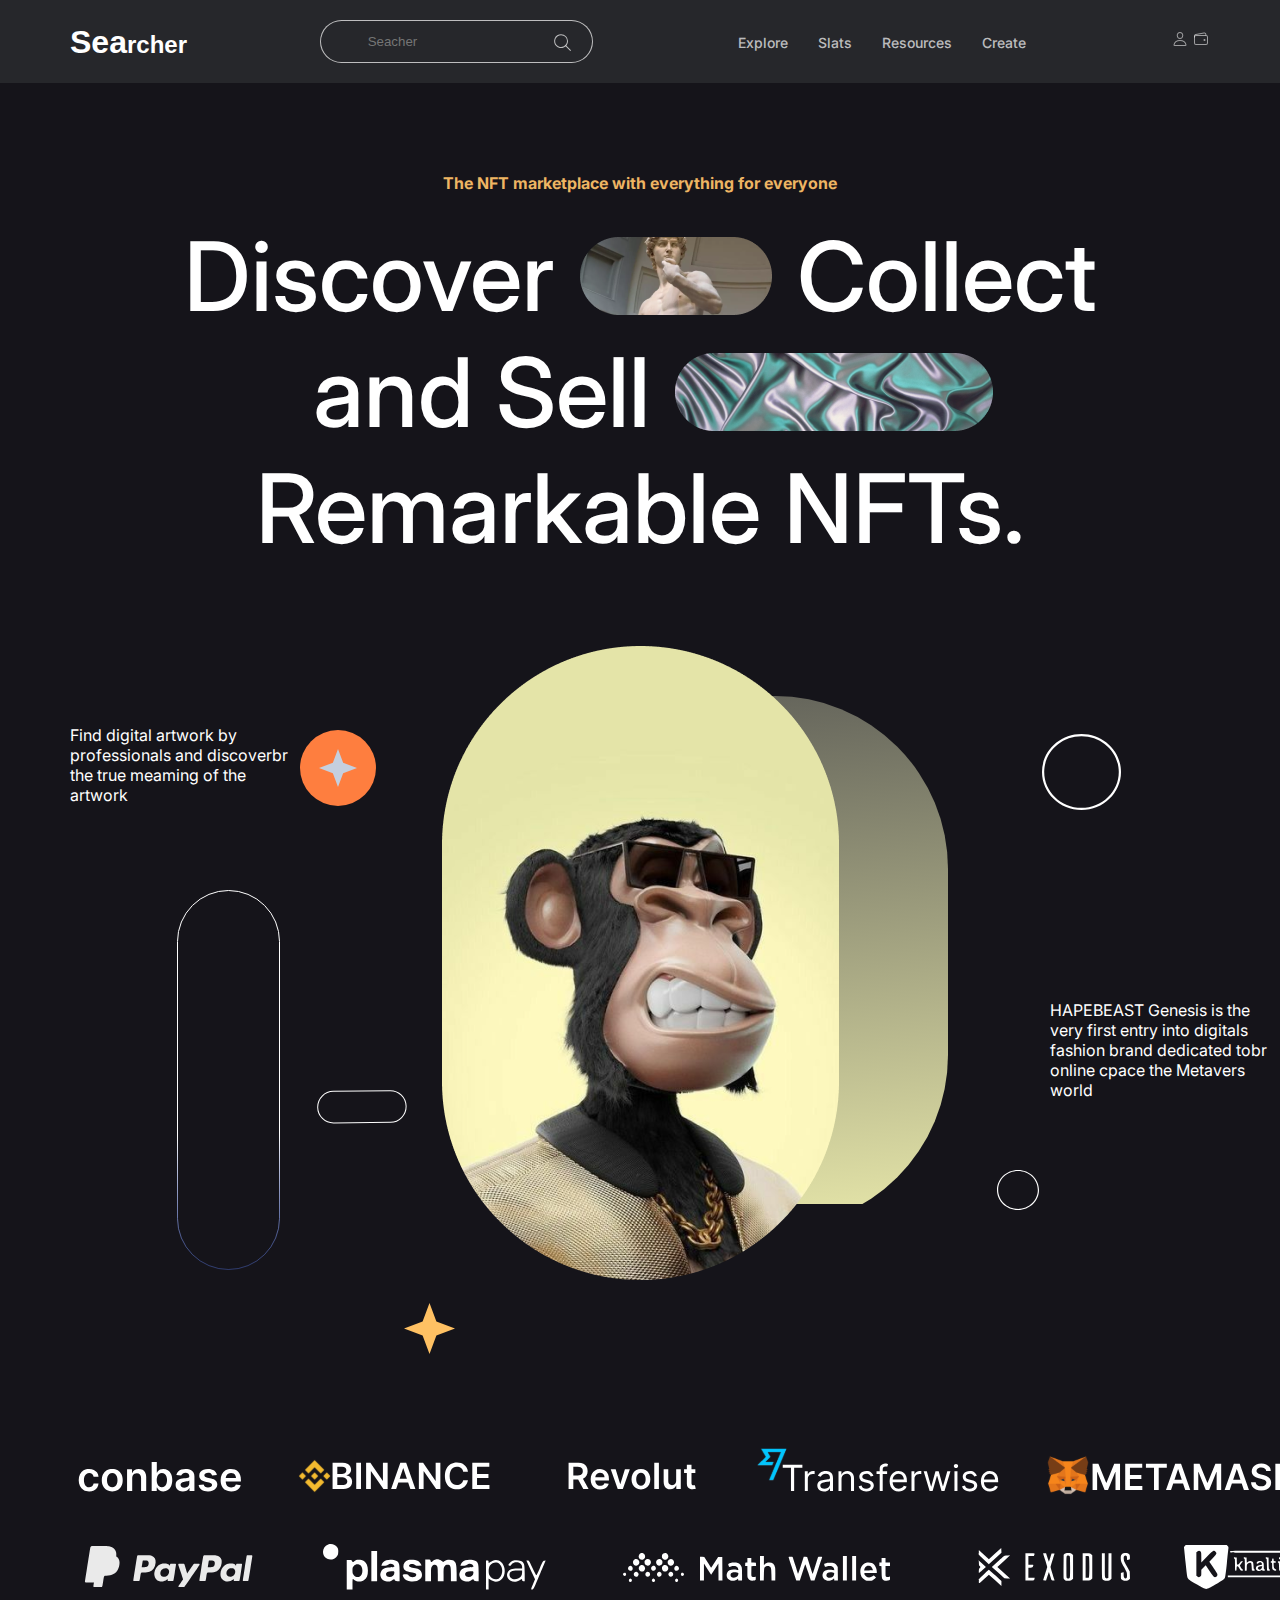
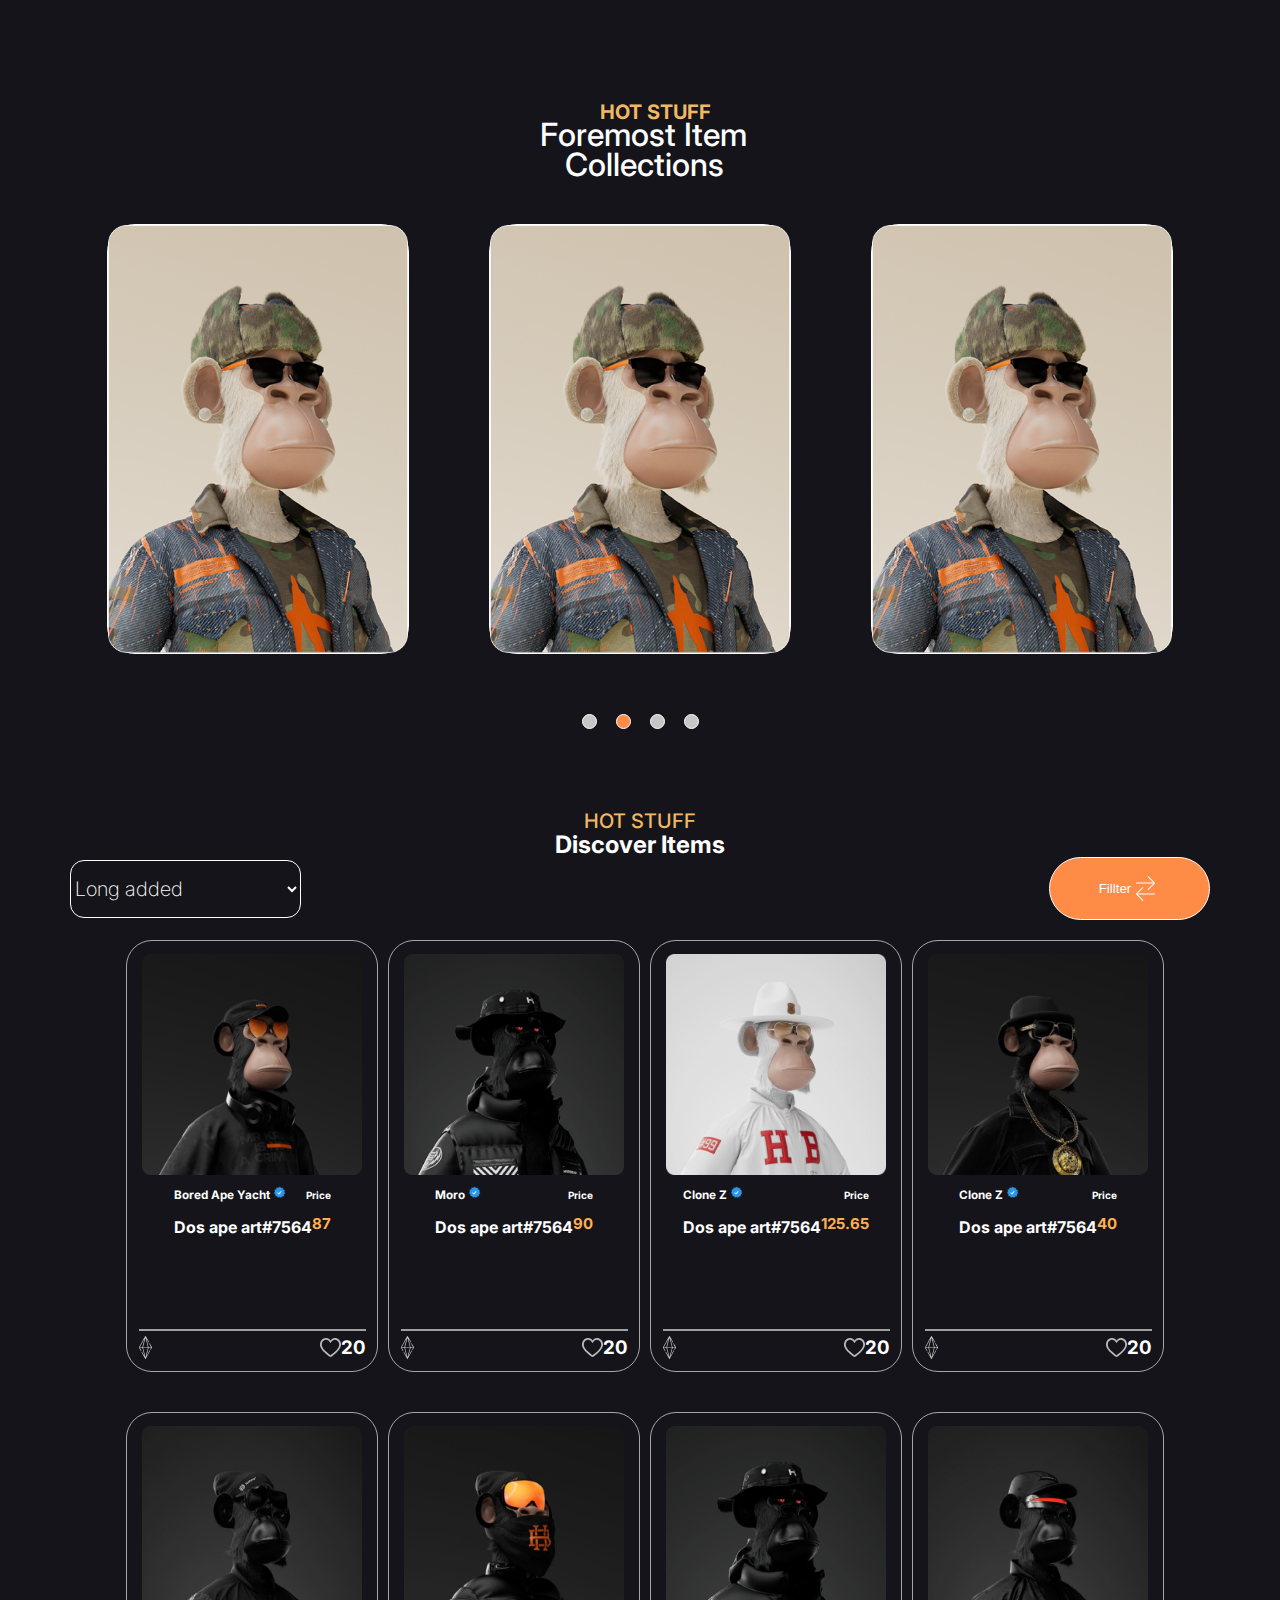
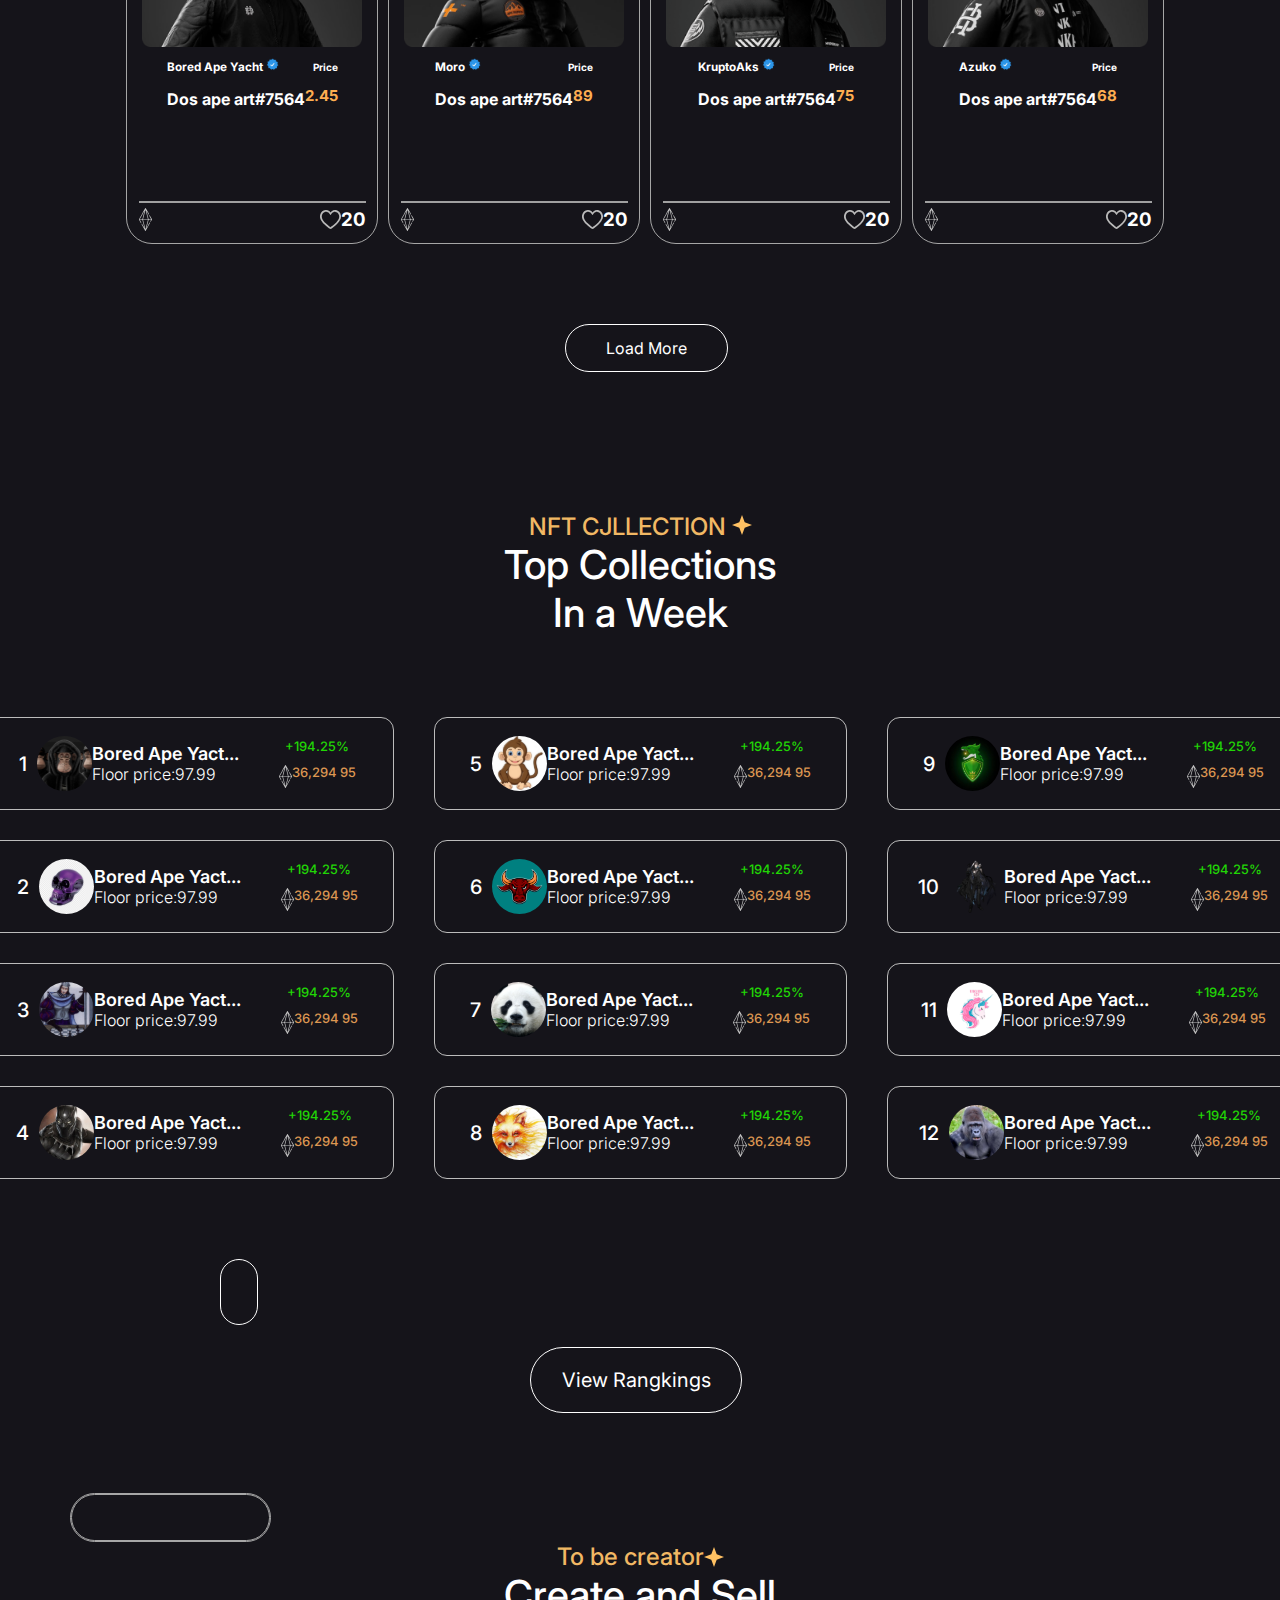
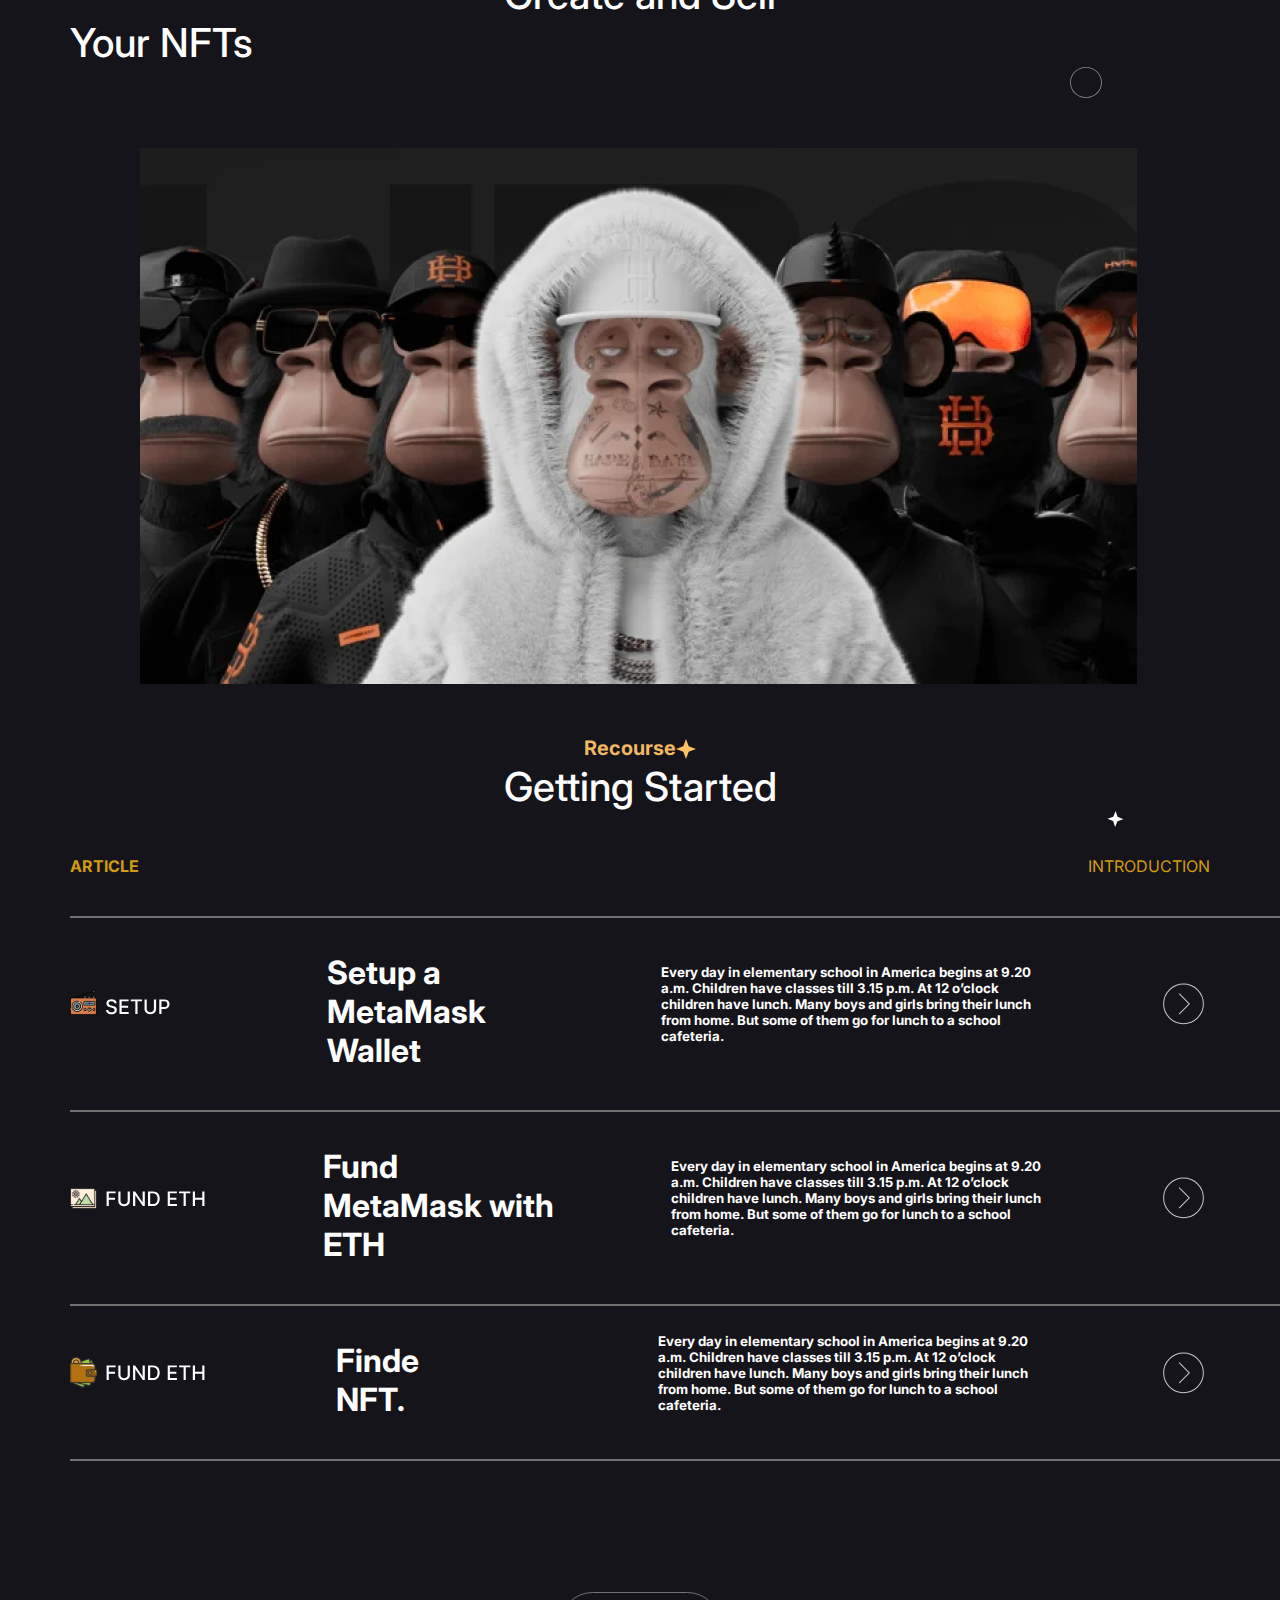
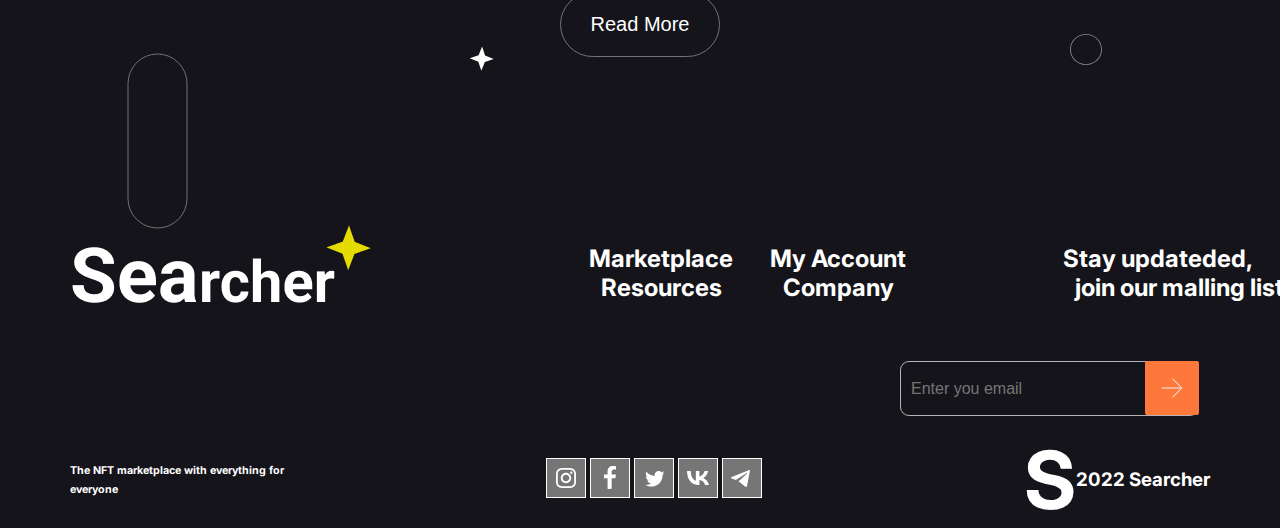
<file: index.html>
<!DOCTYPE html>
<html lang="en">
<head>
    <meta charset="UTF-8">
    <title>Figma</title>
    <link href="https://fonts.googleapis.com/css2?family=Inter:wght@300;400;500;600;700&display=swap" rel="stylesheet">
        <link rel="stylesheet" href="./css/style.css">

</head>
<body>
<header id="header">
    <div class="container">
        <div class="header">
            <a href="#" class="header-logo"><span>Sea</span>rcher</a>
            <label>
                <input type="search" class="header-search" placeholder="Seacher">
                <svg width="21" height="21" class="header-icon" viewBox="0 0 21 21" fill="none"
                     xmlns="http://www.w3.org/2000/svg">
                    <path d="M9.06815 2.62646C7.79381 2.62646 6.5481 3.00435 5.48853 3.71233C4.42896 4.42031 3.60312 5.42659 3.11546 6.60392C2.62779 7.78125 2.5002 9.07676 2.74881 10.3266C2.99742 11.5764 3.61107 12.7245 4.51216 13.6256C5.41325 14.5267 6.5613 15.1403 7.81115 15.3889C9.061 15.6376 10.3565 15.51 11.5338 15.0223C12.7112 14.5346 13.7174 13.7088 14.4254 12.6492C15.1334 11.5897 15.5113 10.3439 15.5113 9.06961C15.5112 7.36081 14.8323 5.72204 13.624 4.51374C12.4157 3.30544 10.7769 2.62657 9.06815 2.62646V2.62646Z"
                          stroke="white" stroke-opacity="0.7" stroke-width="1.00189" stroke-miterlimit="10"/>
                    <path d="M13.8745 13.8767L18.3762 18.3784" stroke="white" stroke-opacity="0.7"
                          stroke-width="1.00189" stroke-miterlimit="10" stroke-linecap="round"/>
                </svg>

            </label>
            <nav>
                <a href="#" class="nav-item">Explore</a>
                <a href="#" class="nav-item">Slats</a>
                <a href="#" class="nav-item">Resources</a>
                <a href="#" class="nav-item">Create</a>
            </nav>

            <div class="ptofile">
                <svg width="17" height="17" viewBox="0 0 17 17" fill="none" xmlns="http://www.w3.org/2000/svg">
                    <path d="M10.753 4.50108C10.6304 6.15386 9.37749 7.50216 8.002 7.50216C6.6265 7.50216 5.37136 6.15418 5.25101 4.50108C5.12596 2.78171 6.34515 1.5 8.002 1.5C9.65884 1.5 10.878 2.81297 10.753 4.50108Z"
                          stroke="white" stroke-opacity="0.55" stroke-width="1.00189" stroke-linecap="round"
                          stroke-linejoin="round"/>
                    <path d="M8.00138 9.5022C5.28204 9.5022 2.52206 11.0025 2.01133 13.8344C1.94975 14.1757 2.14292 14.5033 2.50018 14.5033H13.5026C13.8602 14.5033 14.0533 14.1757 13.9917 13.8344C13.4807 11.0025 10.7207 9.5022 8.00138 9.5022Z"
                          stroke="white" stroke-opacity="0.55" stroke-width="1.00189" stroke-miterlimit="10"/>
                </svg>
                <svg width="17" height="17" viewBox="0 0 17 17" fill="none" xmlns="http://www.w3.org/2000/svg">
                    <path d="M13.0025 4.50122H3.00033C2.17172 4.50122 1.5 5.17294 1.5 6.00155V12.0029C1.5 12.8315 2.17172 13.5032 3.00033 13.5032H13.0025C13.8311 13.5032 14.5028 12.8315 14.5028 12.0029V6.00155C14.5028 5.17294 13.8311 4.50122 13.0025 4.50122Z"
                          stroke="white" stroke-opacity="0.55" stroke-width="1.00189" stroke-linejoin="round"/>
                    <path d="M12.8575 4.50126V3.56356C12.8574 3.33357 12.8066 3.10644 12.7086 2.89836C12.6106 2.69028 12.468 2.50639 12.2907 2.3598C12.1135 2.21322 11.9061 2.10755 11.6834 2.05034C11.4606 1.99313 11.228 1.9858 11.0021 2.02885L2.77028 3.43384C2.4128 3.50197 2.0903 3.6927 1.85841 3.97316C1.62651 4.25361 1.49975 4.6062 1.5 4.97011V6.5017"
                          stroke="white" stroke-opacity="0.55" stroke-width="1.00189" stroke-linejoin="round"/>
                    <path d="M11.5024 10.0029C11.3044 10.0029 11.1109 9.94418 10.9463 9.83419C10.7817 9.72421 10.6534 9.56788 10.5777 9.38498C10.5019 9.20208 10.4821 9.00082 10.5207 8.80665C10.5593 8.61249 10.6547 8.43414 10.7946 8.29415C10.9346 8.15416 11.113 8.05883 11.3071 8.02021C11.5013 7.98159 11.7026 8.00141 11.8855 8.07717C12.0684 8.15293 12.2247 8.28122 12.3347 8.44583C12.4447 8.61044 12.5034 8.80396 12.5034 9.00193C12.5034 9.2674 12.3979 9.522 12.2102 9.70971C12.0225 9.89743 11.7679 10.0029 11.5024 10.0029Z"
                          fill="white" fill-opacity="0.55"/>
                </svg>

            </div>
        </div>
    </div>
</header>

<section id="hero">
    <div class="container">
        <div class="hero">
            <h4 class="hero-title">The NFT marketplace with everything for everyone</h4>
            <div class="hero-elems1">
                <h1>Discover</h1>
                <img src="img/imges/Rectangle%20201.png" alt="">
                <h1>Collect</h1>
            </div>
            <div class="hero-elems1">
                <h1>and Sell</h1>
                <img src="img/imges/Rectangle%20444.png" alt="">
            </div>
            <div class="hero-elems1">
                <h1>Remarkable NFTs.</h1>
            </div>
        </div>

        <div class="hero2">
            <div class="to-write">
                Find digital artwork by <br>
                professionals and discoverbr <br>
                the true meaming of the <br>
                artwork
                <div class="div-star">
                    <img src="img/imges/Star%20jyldyz.svg" alt="">
                </div>
            </div>
            <div class="liness">
                <svg width="103" height="380" viewBox="0 0 103 380" fill="none" xmlns="http://www.w3.org/2000/svg">
                    <rect x="0.5" y="379.5" width="379" height="102" rx="51" transform="rotate(-90 0.5 379.5)"
                          stroke="url(#paint0_linear_1_571)"/>
                    <defs>
                        <linearGradient id="paint0_linear_1_571" x1="380" y1="423.715" x2="-74.9789" y2="435.955"
                                        gradientUnits="userSpaceOnUse">
                            <stop offset="0.536458" stop-color="white"/>
                            <stop offset="1" stop-color="#0038FF" stop-opacity="0"/>
                        </linearGradient>
                    </defs>
                </svg>
                <div class="liness2">
                    <svg width="90" height="34" viewBox="0 0 90 34" fill="none" xmlns="http://www.w3.org/2000/svg">
                        <rect x="89.2973" y="32.1658" width="88.4426" height="31.6621" rx="15.831"
                              transform="rotate(179.358 89.2973 32.1658)" stroke="white"/>
                    </svg>
                </div>
                <div class="liness3">
                    <svg width="42" height="40" viewBox="0 0 42 40" fill="none" xmlns="http://www.w3.org/2000/svg">
                        <path d="M42 20C42 31.0457 32.598 40 21 40C9.40202 40 0 31.0457 0 20C0 8.9543 9.40202 0 21 0C32.598 0 42 8.9543 42 20ZM1.17658 20C1.17658 30.4268 10.0518 38.8794 21 38.8794C31.9482 38.8794 40.8234 30.4268 40.8234 20C40.8234 9.57317 31.9482 1.12056 21 1.12056C10.0518 1.12056 1.17658 9.57317 1.17658 20Z"
                              fill="white"/>
                    </svg>
                </div>
            </div>

            <div class="monkey">
                <img src="img/imges/monkey.png" alt="">
                <div class="hero-monkey-circle">
                </div>

                <div class="liness5">
                    <svg width="79" height="76" viewBox="0 0 79 76" fill="none" xmlns="http://www.w3.org/2000/svg">
                        <path d="M79 38C79 58.9868 61.3152 76 39.5 76C17.6848 76 0 58.9868 0 38C0 17.0132 17.6848 0 39.5 0C61.3152 0 79 17.0132 79 38ZM2.2131 38C2.2131 57.811 18.907 73.8709 39.5 73.8709C60.093 73.8709 76.7869 57.811 76.7869 38C76.7869 18.189 60.093 2.12906 39.5 2.12906C18.907 2.12906 2.2131 18.189 2.2131 38Z"
                              fill="white"/>
                    </svg>
                </div>

            </div>
            <div class="to-write2">
                HAPEBEAST Genesis is the <br>
                very first entry into digitals <br>
                fashion brand dedicated tobr <br>
                online cpace the Metavers <br>
                world
            </div>
            <div class="div-star3">
                <svg width="51" height="51" viewBox="0 0 51 51" fill="none" xmlns="http://www.w3.org/2000/svg">
                    <path d="M25.5 0L32.3873 18.6127L51 25.5L32.3873 32.3873L25.5 51L18.6127 32.3873L0 25.5L18.6127 18.6127L25.5 0Z"
                          fill="#FFC163"/>
                </svg>
            </div>
            <div class="nav-item2">
                <svg width="1221" height="156" viewBox="0 0 1221 156" fill="none" xmlns="http://www.w3.org/2000/svg"
                     xmlns:xlink="http://www.w3.org/1999/xlink">
                    <path d="M12.1591 57.4261C9.98106 57.4261 8.1108 56.9479 6.5483 55.9915C4.99527 55.035 3.79735 53.714 2.95455 52.0284C2.12121 50.3333 1.70455 48.3826 1.70455 46.1761C1.70455 43.9602 2.13068 42.0047 2.98295 40.3097C3.83523 38.6051 5.03788 37.2794 6.59091 36.3324C8.15341 35.3759 10 34.8977 12.1307 34.8977C13.9015 34.8977 15.4688 35.2244 16.8324 35.8778C18.2055 36.5218 19.2992 37.4356 20.1136 38.6193C20.928 39.7936 21.392 41.1667 21.5057 42.7386H16.5909C16.392 41.6875 15.9186 40.8116 15.1705 40.1108C14.4318 39.4006 13.4422 39.0455 12.2017 39.0455C11.1506 39.0455 10.2273 39.3295 9.43182 39.8977C8.63636 40.4564 8.0161 41.2614 7.57102 42.3125C7.13542 43.3636 6.91761 44.6231 6.91761 46.0909C6.91761 47.5777 7.13542 48.8561 7.57102 49.9261C8.00663 50.9867 8.61742 51.8059 9.40341 52.3835C10.1989 52.9517 11.1316 53.2358 12.2017 53.2358C12.9593 53.2358 13.6364 53.0937 14.233 52.8097C14.839 52.5161 15.3456 52.0947 15.7528 51.5455C16.16 50.9962 16.4394 50.3286 16.5909 49.5426H21.5057C21.3826 51.0862 20.928 52.4545 20.142 53.6477C19.3561 54.8314 18.286 55.7595 16.9318 56.4318C15.5777 57.0947 13.9867 57.4261 12.1591 57.4261ZM35.245 57.4261C33.1143 57.4261 31.2678 56.9574 29.7053 56.0199C28.1428 55.0824 26.9306 53.7708 26.0689 52.0852C25.2166 50.3996 24.7905 48.4299 24.7905 46.1761C24.7905 43.9223 25.2166 41.9479 26.0689 40.2528C26.9306 38.5578 28.1428 37.2415 29.7053 36.304C31.2678 35.3665 33.1143 34.8977 35.245 34.8977C37.3757 34.8977 39.2223 35.3665 40.7848 36.304C42.3473 37.2415 43.5547 38.5578 44.407 40.2528C45.2687 41.9479 45.6996 43.9223 45.6996 46.1761C45.6996 48.4299 45.2687 50.3996 44.407 52.0852C43.5547 53.7708 42.3473 55.0824 40.7848 56.0199C39.2223 56.9574 37.3757 57.4261 35.245 57.4261ZM35.2734 53.3068C36.4287 53.3068 37.3946 52.9896 38.1712 52.3551C38.9477 51.7112 39.5253 50.8494 39.9041 49.7699C40.2924 48.6903 40.4865 47.4877 40.4865 46.1619C40.4865 44.8267 40.2924 43.6193 39.9041 42.5398C39.5253 41.4508 38.9477 40.5843 38.1712 39.9403C37.3946 39.2964 36.4287 38.9744 35.2734 38.9744C34.0897 38.9744 33.1049 39.2964 32.3189 39.9403C31.5424 40.5843 30.96 41.4508 30.5717 42.5398C30.1929 43.6193 30.0036 44.8267 30.0036 46.1619C30.0036 47.4877 30.1929 48.6903 30.5717 49.7699C30.96 50.8494 31.5424 51.7112 32.3189 52.3551C33.1049 52.9896 34.0897 53.3068 35.2734 53.3068ZM55.206 44.2159V57H50.0639V35.1818H54.9787V38.8892H55.2344C55.7363 37.6676 56.5365 36.697 57.6349 35.9773C58.7429 35.2576 60.1113 34.8977 61.7401 34.8977C63.2457 34.8977 64.5573 35.2197 65.6747 35.8636C66.8016 36.5076 67.6728 37.4403 68.2884 38.6619C68.9134 39.8835 69.2211 41.3655 69.2116 43.108V57H64.0696V43.9034C64.0696 42.4451 63.6908 41.304 62.9332 40.4801C62.1851 39.6562 61.1482 39.2443 59.8224 39.2443C58.9228 39.2443 58.1226 39.4432 57.4219 39.8409C56.7306 40.2292 56.1861 40.7926 55.7884 41.5312C55.4001 42.2699 55.206 43.1648 55.206 44.2159ZM74.6662 57V27.9091H79.8082V38.7898H80.0213C80.2865 38.2595 80.6605 37.696 81.1435 37.0994C81.6264 36.4934 82.2798 35.9773 83.1037 35.5511C83.9276 35.1155 84.9787 34.8977 86.2571 34.8977C87.9427 34.8977 89.4626 35.3286 90.8168 36.1903C92.1804 37.0426 93.2599 38.3068 94.0554 39.983C94.8603 41.6496 95.2628 43.6951 95.2628 46.1193C95.2628 48.5152 94.8698 50.5511 94.0838 52.2273C93.2978 53.9034 92.2277 55.1818 90.8736 56.0625C89.5194 56.9432 87.9853 57.3835 86.2713 57.3835C85.0213 57.3835 83.9844 57.1752 83.1605 56.7585C82.3366 56.3419 81.6738 55.84 81.1719 55.2528C80.6795 54.6562 80.2959 54.0928 80.0213 53.5625H79.723V57H74.6662ZM79.7088 46.0909C79.7088 47.5019 79.9077 48.7377 80.3054 49.7983C80.7126 50.8589 81.295 51.6875 82.0526 52.2841C82.8196 52.8712 83.7476 53.1648 84.8366 53.1648C85.973 53.1648 86.9247 52.8617 87.6918 52.2557C88.4588 51.6402 89.0365 50.8021 89.4247 49.7415C89.8224 48.6714 90.0213 47.4545 90.0213 46.0909C90.0213 44.7367 89.8272 43.5341 89.4389 42.483C89.0507 41.4318 88.473 40.608 87.706 40.0114C86.9389 39.4148 85.9825 39.1165 84.8366 39.1165C83.7382 39.1165 82.8054 39.4053 82.0384 39.983C81.2713 40.5606 80.6889 41.3703 80.2912 42.4119C79.9029 43.4536 79.7088 44.6799 79.7088 46.0909ZM105.913 57.4403C104.53 57.4403 103.285 57.1941 102.177 56.7017C101.078 56.1998 100.207 55.4612 99.5632 54.4858C98.9287 53.5104 98.6115 52.3078 98.6115 50.8778C98.6115 49.6468 98.8388 48.6288 99.2933 47.8239C99.7479 47.0189 100.368 46.375 101.154 45.892C101.94 45.4091 102.826 45.0445 103.81 44.7983C104.805 44.5426 105.832 44.358 106.893 44.2443C108.171 44.1117 109.208 43.9934 110.004 43.8892C110.799 43.7756 111.377 43.6051 111.737 43.3778C112.106 43.1411 112.29 42.7765 112.29 42.2841V42.1989C112.29 41.1288 111.973 40.3002 111.339 39.7131C110.704 39.1259 109.79 38.8324 108.597 38.8324C107.338 38.8324 106.339 39.107 105.6 39.6562C104.871 40.2055 104.379 40.8542 104.123 41.6023L99.3217 40.9205C99.7005 39.5947 100.326 38.4867 101.197 37.5966C102.068 36.697 103.133 36.0246 104.393 35.5795C105.652 35.125 107.044 34.8977 108.569 34.8977C109.62 34.8977 110.666 35.0208 111.708 35.267C112.75 35.5133 113.701 35.9205 114.563 36.4886C115.425 37.0473 116.116 37.8097 116.637 38.7756C117.167 39.7415 117.433 40.9489 117.433 42.3977V57H112.489V54.0028H112.319C112.006 54.6089 111.566 55.1771 110.998 55.7074C110.439 56.2282 109.734 56.6496 108.881 56.9716C108.039 57.2841 107.049 57.4403 105.913 57.4403ZM107.248 53.6619C108.28 53.6619 109.175 53.4583 109.933 53.0511C110.69 52.6345 111.272 52.0852 111.68 51.4034C112.096 50.7216 112.305 49.9782 112.305 49.1733V46.6023C112.144 46.7348 111.869 46.858 111.481 46.9716C111.102 47.0852 110.676 47.1847 110.202 47.2699C109.729 47.3551 109.26 47.4309 108.796 47.4972C108.332 47.5634 107.93 47.6203 107.589 47.6676C106.822 47.7718 106.135 47.9422 105.529 48.179C104.923 48.4157 104.445 48.7472 104.094 49.1733C103.744 49.59 103.569 50.1297 103.569 50.7926C103.569 51.7396 103.915 52.4545 104.606 52.9375C105.297 53.4205 106.178 53.6619 107.248 53.6619ZM139.847 40.9489L135.16 41.4602C135.027 40.9867 134.795 40.5417 134.464 40.125C134.142 39.7083 133.706 39.3722 133.157 39.1165C132.608 38.8608 131.935 38.733 131.14 38.733C130.07 38.733 129.17 38.965 128.441 39.429C127.721 39.893 127.366 40.4943 127.376 41.233C127.366 41.8674 127.598 42.3835 128.072 42.7812C128.555 43.179 129.35 43.5057 130.458 43.7614L134.18 44.5568C136.244 45.0019 137.778 45.7074 138.782 46.6733C139.795 47.6392 140.307 48.9034 140.316 50.4659C140.307 51.839 139.904 53.0511 139.109 54.1023C138.323 55.1439 137.229 55.9583 135.827 56.5455C134.426 57.1326 132.816 57.4261 130.998 57.4261C128.327 57.4261 126.178 56.8674 124.549 55.75C122.92 54.6231 121.95 53.0559 121.637 51.0483L126.651 50.5653C126.879 51.5502 127.362 52.2936 128.1 52.7955C128.839 53.2973 129.8 53.5483 130.984 53.5483C132.205 53.5483 133.185 53.2973 133.924 52.7955C134.672 52.2936 135.046 51.6733 135.046 50.9347C135.046 50.3097 134.805 49.7936 134.322 49.3864C133.848 48.9792 133.11 48.6667 132.106 48.4489L128.384 47.6676C126.291 47.232 124.743 46.4981 123.739 45.4659C122.736 44.4242 122.238 43.108 122.248 41.517C122.238 40.1723 122.603 39.0076 123.342 38.0227C124.09 37.0284 125.127 36.2614 126.452 35.7216C127.788 35.1723 129.326 34.8977 131.069 34.8977C133.626 34.8977 135.638 35.4422 137.106 36.5312C138.583 37.6203 139.497 39.0928 139.847 40.9489ZM154.215 57.4261C152.028 57.4261 150.138 56.9716 148.548 56.0625C146.966 55.1439 145.749 53.8466 144.897 52.1705C144.045 50.4848 143.619 48.5009 143.619 46.2188C143.619 43.9744 144.045 42.0047 144.897 40.3097C145.759 38.6051 146.961 37.2794 148.505 36.3324C150.049 35.3759 151.862 34.8977 153.945 34.8977C155.29 34.8977 156.559 35.1155 157.752 35.5511C158.955 35.9773 160.015 36.6402 160.934 37.5398C161.862 38.4394 162.591 39.5852 163.121 40.9773C163.652 42.3598 163.917 44.0076 163.917 45.9205V47.4972H146.033V44.0312H158.988C158.978 43.0464 158.765 42.1705 158.349 41.4034C157.932 40.6269 157.35 40.0161 156.602 39.571C155.863 39.1259 155.001 38.9034 154.016 38.9034C152.965 38.9034 152.042 39.1591 151.246 39.6705C150.451 40.1723 149.831 40.8352 149.386 41.6591C148.95 42.4735 148.728 43.3684 148.718 44.3438V47.3693C148.718 48.6383 148.95 49.7273 149.414 50.6364C149.878 51.536 150.527 52.2273 151.36 52.7102C152.193 53.1837 153.169 53.4205 154.286 53.4205C155.034 53.4205 155.711 53.3163 156.317 53.108C156.924 52.8902 157.449 52.5729 157.894 52.1562C158.339 51.7396 158.675 51.2235 158.903 50.608L163.704 51.1477C163.401 52.4167 162.823 53.5246 161.971 54.4716C161.128 55.4091 160.049 56.1383 158.732 56.6591C157.416 57.1705 155.91 57.4261 154.215 57.4261Z"
                          fill="white"/>
                    <path d="M491.582 55V28.8182H501.401C503.412 28.8182 505.099 29.1676 506.463 29.8665C507.835 30.5653 508.871 31.5455 509.57 32.8068C510.277 34.0597 510.631 35.5213 510.631 37.1918C510.631 38.8707 510.273 40.3281 509.557 41.5639C508.849 42.7912 507.805 43.7415 506.425 44.4148C505.044 45.0795 503.348 45.4119 501.337 45.4119H494.344V41.4744H500.697C501.874 41.4744 502.837 41.3125 503.587 40.9886C504.337 40.6562 504.891 40.1747 505.249 39.544C505.615 38.9048 505.798 38.1207 505.798 37.1918C505.798 36.2628 505.615 35.4702 505.249 34.8139C504.882 34.1491 504.324 33.6463 503.574 33.3054C502.824 32.956 501.857 32.7812 500.672 32.7812H496.325V55H491.582ZM505.108 43.1364L511.589 55H506.297L499.93 43.1364H505.108ZM523.204 55.3835C521.235 55.3835 519.535 54.9744 518.103 54.1562C516.68 53.3295 515.585 52.1619 514.817 50.6534C514.05 49.1364 513.667 47.3509 513.667 45.2969C513.667 43.277 514.05 41.5043 514.817 39.9787C515.593 38.4446 516.675 37.2514 518.065 36.3991C519.454 35.5384 521.086 35.108 522.961 35.108C524.171 35.108 525.313 35.304 526.387 35.696C527.469 36.0795 528.424 36.6761 529.251 37.4858C530.086 38.2955 530.742 39.3267 531.219 40.5795C531.697 41.8239 531.935 43.3068 531.935 45.0284V46.4474H515.84V43.3281H527.499C527.491 42.4418 527.299 41.6534 526.924 40.9631C526.549 40.2642 526.025 39.7145 525.352 39.3139C524.687 38.9134 523.911 38.7131 523.025 38.7131C522.079 38.7131 521.248 38.9432 520.532 39.4034C519.816 39.8551 519.258 40.4517 518.857 41.1932C518.465 41.9261 518.265 42.7315 518.256 43.6094V46.3324C518.256 47.4744 518.465 48.4545 518.883 49.2727C519.3 50.0824 519.884 50.7045 520.634 51.1392C521.384 51.5653 522.262 51.7784 523.268 51.7784C523.941 51.7784 524.55 51.6847 525.096 51.4972C525.641 51.3011 526.114 51.0156 526.515 50.6406C526.915 50.2656 527.218 49.8011 527.423 49.2472L531.744 49.733C531.471 50.875 530.951 51.8722 530.184 52.7244C529.425 53.5682 528.454 54.2244 527.269 54.6932C526.085 55.1534 524.729 55.3835 523.204 55.3835ZM552.828 35.3636L545.835 55H540.721L533.728 35.3636H538.663L543.176 49.9503H543.38L547.906 35.3636H552.828ZM563.928 55.3835C562.01 55.3835 560.348 54.9616 558.942 54.1179C557.536 53.2741 556.445 52.0937 555.669 50.5767C554.902 49.0597 554.518 47.2869 554.518 45.2585C554.518 43.2301 554.902 41.4531 555.669 39.9276C556.445 38.402 557.536 37.2173 558.942 36.3736C560.348 35.5298 562.01 35.108 563.928 35.108C565.845 35.108 567.507 35.5298 568.913 36.3736C570.32 37.2173 571.406 38.402 572.173 39.9276C572.949 41.4531 573.337 43.2301 573.337 45.2585C573.337 47.2869 572.949 49.0597 572.173 50.5767C571.406 52.0937 570.32 53.2741 568.913 54.1179C567.507 54.9616 565.845 55.3835 563.928 55.3835ZM563.953 51.6761C564.993 51.6761 565.862 51.3906 566.561 50.8196C567.26 50.2401 567.78 49.4645 568.121 48.4929C568.47 47.5213 568.645 46.4389 568.645 45.2457C568.645 44.044 568.47 42.9574 568.121 41.9858C567.78 41.0057 567.26 40.2259 566.561 39.6463C565.862 39.0668 564.993 38.777 563.953 38.777C562.888 38.777 562.001 39.0668 561.294 39.6463C560.595 40.2259 560.071 41.0057 559.722 41.9858C559.381 42.9574 559.21 44.044 559.21 45.2457C559.21 46.4389 559.381 47.5213 559.722 48.4929C560.071 49.4645 560.595 50.2401 561.294 50.8196C562.001 51.3906 562.888 51.6761 563.953 51.6761ZM581.892 28.8182V55H577.265V28.8182H581.892ZM599.167 46.7415V35.3636H603.795V55H599.308V51.5099H599.103C598.66 52.6094 597.931 53.5085 596.917 54.2074C595.911 54.9062 594.671 55.2557 593.197 55.2557C591.91 55.2557 590.772 54.9702 589.783 54.3991C588.803 53.8196 588.036 52.9801 587.482 51.8807C586.928 50.7727 586.651 49.4347 586.651 47.8665V35.3636H591.279V47.1506C591.279 48.3949 591.62 49.3835 592.302 50.1165C592.984 50.8494 593.879 51.2159 594.987 51.2159C595.668 51.2159 596.329 51.0497 596.968 50.7173C597.607 50.3849 598.131 49.8906 598.54 49.2344C598.958 48.5696 599.167 47.7386 599.167 46.7415ZM618.359 35.3636V38.9432H607.071V35.3636H618.359ZM609.858 30.6591H614.485V49.0938C614.485 49.7159 614.579 50.1932 614.767 50.5256C614.963 50.8494 615.218 51.071 615.534 51.1903C615.849 51.3097 616.199 51.3693 616.582 51.3693C616.872 51.3693 617.136 51.348 617.375 51.3054C617.622 51.2628 617.809 51.2244 617.937 51.1903L618.717 54.8082C618.47 54.8935 618.116 54.9872 617.656 55.0895C617.204 55.1918 616.65 55.2514 615.994 55.2685C614.835 55.3026 613.791 55.1278 612.862 54.7443C611.933 54.3523 611.196 53.7472 610.65 52.929C610.113 52.1108 609.849 51.0881 609.858 49.8608V30.6591Z"
                          fill="white"/>
                    <path d="M255.582 55V28.8182H265.605C267.497 28.8182 269.07 29.1165 270.322 29.7131C271.584 30.3011 272.526 31.1065 273.148 32.1293C273.778 33.152 274.094 34.3111 274.094 35.6065C274.094 36.6719 273.889 37.5838 273.48 38.3423C273.071 39.0923 272.521 39.7017 271.831 40.1705C271.141 40.6392 270.369 40.9759 269.517 41.1804V41.4361C270.446 41.4872 271.337 41.7727 272.189 42.2926C273.05 42.804 273.753 43.5284 274.298 44.4659C274.844 45.4034 275.116 46.5369 275.116 47.8665C275.116 49.2216 274.788 50.4403 274.132 51.5227C273.476 52.5966 272.487 53.4446 271.166 54.0668C269.845 54.6889 268.183 55 266.18 55H255.582ZM260.325 51.0369H265.426C267.148 51.0369 268.388 50.7088 269.146 50.0526C269.913 49.3878 270.297 48.5355 270.297 47.4957C270.297 46.7202 270.105 46.0213 269.722 45.3991C269.338 44.7685 268.793 44.2741 268.085 43.9162C267.378 43.5497 266.534 43.3665 265.554 43.3665H260.325V51.0369ZM260.325 39.9531H265.017C265.835 39.9531 266.572 39.804 267.229 39.5057C267.885 39.1989 268.401 38.7685 268.776 38.2145C269.159 37.652 269.351 36.9872 269.351 36.2202C269.351 35.206 268.993 34.3707 268.277 33.7145C267.57 33.0582 266.517 32.7301 265.119 32.7301H260.325V39.9531ZM283.985 28.8182V55H279.243V28.8182H283.985ZM310.637 28.8182V55H306.418L294.082 37.1662H293.864V55H289.121V28.8182H293.366L305.69 46.6648H305.92V28.8182H310.637ZM319.167 55H314.105L323.322 28.8182H329.177L338.407 55H333.345L326.352 34.1875H326.147L319.167 55ZM319.333 44.7344H333.14V48.544H319.333V44.7344ZM363.371 28.8182V55H359.153L346.816 37.1662H346.599V55H341.856V28.8182H346.1L358.424 46.6648H358.654V28.8182H363.371ZM390.95 37.652H386.169C386.032 36.8679 385.781 36.1733 385.414 35.5682C385.048 34.9545 384.592 34.4347 384.047 34.0085C383.501 33.5824 382.879 33.2628 382.18 33.0497C381.49 32.8281 380.744 32.7173 379.943 32.7173C378.52 32.7173 377.258 33.0753 376.159 33.7912C375.059 34.4986 374.199 35.5384 373.576 36.9105C372.954 38.2741 372.643 39.9403 372.643 41.9091C372.643 43.9119 372.954 45.5994 373.576 46.9716C374.207 48.3352 375.068 49.3665 376.159 50.0653C377.258 50.7557 378.515 51.1009 379.93 51.1009C380.714 51.1009 381.447 50.9986 382.129 50.794C382.819 50.581 383.437 50.2699 383.983 49.8608C384.537 49.4517 385.001 48.9489 385.376 48.3523C385.76 47.7557 386.024 47.0739 386.169 46.3068L390.95 46.3324C390.771 47.5767 390.383 48.7443 389.787 49.8352C389.199 50.9261 388.427 51.8892 387.473 52.7244C386.518 53.5511 385.402 54.1989 384.123 54.6676C382.845 55.1278 381.426 55.358 379.866 55.358C377.565 55.358 375.511 54.8253 373.704 53.7599C371.897 52.6946 370.474 51.1562 369.434 49.1449C368.395 47.1335 367.875 44.7216 367.875 41.9091C367.875 39.0881 368.399 36.6761 369.447 34.6733C370.495 32.6619 371.923 31.1236 373.73 30.0582C375.537 28.9929 377.582 28.4602 379.866 28.4602C381.324 28.4602 382.679 28.6648 383.931 29.0739C385.184 29.483 386.301 30.0838 387.281 30.8764C388.261 31.6605 389.066 32.6236 389.697 33.7656C390.336 34.8991 390.754 36.1946 390.95 37.652ZM395.293 55V28.8182H412.322V32.794H400.036V39.902H411.44V43.8778H400.036V51.0241H412.424V55H395.293Z"
                          fill="white"/>
                    <rect x="207" y="25" width="61" height="34" fill="url(#pattern0)"/>
                    <path d="M705.739 33.6307V30.8182H725.375V33.6307H717.142V57H713.972V33.6307H705.739ZM727.82 57V37.3636H730.735V40.3295H730.939C731.297 39.358 731.945 38.5696 732.882 37.9645C733.82 37.3594 734.877 37.0568 736.053 37.0568C736.275 37.0568 736.551 37.0611 736.884 37.0696C737.216 37.0781 737.468 37.0909 737.638 37.108V40.1761C737.536 40.1506 737.301 40.1122 736.935 40.0611C736.577 40.0014 736.198 39.9716 735.797 39.9716C734.843 39.9716 733.99 40.1719 733.24 40.5724C732.499 40.9645 731.911 41.5099 731.476 42.2088C731.05 42.8991 730.837 43.6875 730.837 44.5739V57H727.82ZM746.993 57.4602C745.749 57.4602 744.619 57.2259 743.605 56.7571C742.591 56.2798 741.786 55.5938 741.189 54.6989C740.592 53.7955 740.294 52.7045 740.294 51.4261C740.294 50.3011 740.516 49.3892 740.959 48.6903C741.402 47.983 741.994 47.429 742.736 47.0284C743.477 46.6278 744.295 46.3295 745.19 46.1335C746.094 45.929 747.001 45.767 747.913 45.6477C749.107 45.4943 750.074 45.3793 750.815 45.3026C751.565 45.2173 752.111 45.0767 752.452 44.8807C752.801 44.6847 752.976 44.3437 752.976 43.858V43.7557C752.976 42.4943 752.631 41.5142 751.94 40.8153C751.259 40.1165 750.223 39.767 748.834 39.767C747.393 39.767 746.264 40.0824 745.446 40.7131C744.628 41.3437 744.053 42.017 743.72 42.733L740.857 41.7102C741.368 40.517 742.05 39.5881 742.902 38.9233C743.763 38.25 744.7 37.7812 745.714 37.517C746.737 37.2443 747.743 37.108 748.732 37.108C749.362 37.108 750.087 37.1847 750.905 37.3381C751.732 37.483 752.528 37.7855 753.295 38.2457C754.071 38.706 754.714 39.4006 755.226 40.3295C755.737 41.2585 755.993 42.5028 755.993 44.0625V57H752.976V54.3409H752.822C752.618 54.767 752.277 55.223 751.8 55.7088C751.322 56.1946 750.688 56.608 749.895 56.9489C749.102 57.2898 748.135 57.4602 746.993 57.4602ZM747.453 54.75C748.646 54.75 749.652 54.5156 750.47 54.0469C751.297 53.5781 751.919 52.973 752.337 52.2315C752.763 51.4901 752.976 50.7102 752.976 49.892V47.1307C752.848 47.2841 752.567 47.4247 752.132 47.5526C751.706 47.6719 751.212 47.7784 750.649 47.8722C750.095 47.9574 749.554 48.0341 749.026 48.1023C748.506 48.1619 748.084 48.2131 747.76 48.2557C746.976 48.358 746.243 48.5241 745.561 48.7543C744.888 48.9759 744.342 49.3125 743.925 49.7642C743.516 50.2074 743.311 50.8125 743.311 51.5795C743.311 52.6278 743.699 53.4205 744.474 53.9574C745.259 54.4858 746.251 54.75 747.453 54.75ZM764.517 45.1875V57H761.5V37.3636H764.414V40.4318H764.67C765.13 39.4347 765.829 38.6335 766.767 38.0284C767.704 37.4148 768.914 37.108 770.397 37.108C771.727 37.108 772.89 37.3807 773.887 37.9261C774.885 38.4631 775.66 39.2812 776.214 40.3807C776.768 41.4716 777.045 42.8523 777.045 44.5227V57H774.028V44.7273C774.028 43.1847 773.627 41.983 772.826 41.1222C772.025 40.2528 770.926 39.8182 769.528 39.8182C768.565 39.8182 767.704 40.027 766.946 40.4446C766.196 40.8622 765.603 41.4716 765.169 42.2727C764.734 43.0739 764.517 44.0455 764.517 45.1875ZM796.467 41.7614L793.757 42.5284C793.587 42.0767 793.335 41.6378 793.003 41.2116C792.679 40.777 792.236 40.419 791.673 40.1378C791.111 39.8565 790.391 39.7159 789.513 39.7159C788.311 39.7159 787.31 39.9929 786.509 40.5469C785.716 41.0923 785.32 41.7869 785.32 42.6307C785.32 43.3807 785.592 43.973 786.138 44.4077C786.683 44.8423 787.536 45.2045 788.695 45.4943L791.609 46.2102C793.365 46.6364 794.673 47.2884 795.534 48.1662C796.395 49.0355 796.825 50.1562 796.825 51.5284C796.825 52.6534 796.501 53.6591 795.854 54.5455C795.214 55.4318 794.32 56.1307 793.169 56.642C792.018 57.1534 790.68 57.4091 789.155 57.4091C787.152 57.4091 785.494 56.9744 784.182 56.1051C782.869 55.2358 782.038 53.9659 781.689 52.2955L784.553 51.5795C784.825 52.6364 785.341 53.429 786.099 53.9574C786.866 54.4858 787.868 54.75 789.104 54.75C790.51 54.75 791.626 54.4517 792.453 53.8551C793.288 53.25 793.706 52.5256 793.706 51.6818C793.706 51 793.467 50.429 792.99 49.9688C792.513 49.5 791.78 49.1506 790.791 48.9205L787.518 48.1534C785.72 47.7273 784.399 47.0668 783.555 46.1719C782.72 45.2685 782.303 44.1392 782.303 42.7841C782.303 41.6761 782.614 40.696 783.236 39.8438C783.866 38.9915 784.723 38.3224 785.805 37.8366C786.896 37.3509 788.132 37.108 789.513 37.108C791.456 37.108 792.982 37.5341 794.089 38.3864C795.206 39.2386 795.999 40.3636 796.467 41.7614ZM810.111 37.3636V39.9205H799.526V37.3636H810.111ZM802.696 57V34.6534C802.696 33.5284 802.961 32.5909 803.489 31.8409C804.017 31.0909 804.703 30.5284 805.547 30.1534C806.391 29.7784 807.282 29.5909 808.219 29.5909C808.961 29.5909 809.566 29.6506 810.034 29.7699C810.503 29.8892 810.853 30 811.083 30.1023L810.213 32.7102C810.06 32.6591 809.847 32.5952 809.574 32.5185C809.31 32.4418 808.961 32.4034 808.526 32.4034C807.529 32.4034 806.809 32.6548 806.365 33.1577C805.931 33.6605 805.713 34.3977 805.713 35.3693V57H802.696ZM821.764 57.4091C819.872 57.4091 818.24 56.9915 816.868 56.1562C815.504 55.3125 814.451 54.1364 813.71 52.6278C812.977 51.1108 812.61 49.3466 812.61 47.3352C812.61 45.3239 812.977 43.5511 813.71 42.017C814.451 40.4744 815.483 39.2727 816.804 38.4119C818.133 37.5426 819.684 37.108 821.457 37.108C822.48 37.108 823.49 37.2784 824.487 37.6193C825.484 37.9602 826.392 38.5142 827.21 39.2812C828.028 40.0398 828.68 41.0455 829.166 42.2983C829.652 43.5511 829.895 45.0937 829.895 46.9261V48.2045H814.758V45.5966H826.826C826.826 44.4886 826.605 43.5 826.162 42.6307C825.727 41.7614 825.105 41.0753 824.295 40.5724C823.494 40.0696 822.548 39.8182 821.457 39.8182C820.255 39.8182 819.216 40.1165 818.338 40.7131C817.468 41.3011 816.799 42.0682 816.331 43.0142C815.862 43.9602 815.627 44.9744 815.627 46.0568V47.7955C815.627 49.2784 815.883 50.5355 816.395 51.5668C816.914 52.5895 817.635 53.3693 818.555 53.9062C819.475 54.4347 820.545 54.6989 821.764 54.6989C822.556 54.6989 823.272 54.5881 823.912 54.3665C824.559 54.1364 825.118 53.7955 825.586 53.3438C826.055 52.8835 826.417 52.3125 826.673 51.6307L829.588 52.4489C829.281 53.4375 828.765 54.3068 828.041 55.0568C827.316 55.7983 826.422 56.3778 825.356 56.7955C824.291 57.2045 823.093 57.4091 821.764 57.4091ZM834.484 57V37.3636H837.399V40.3295H837.603C837.961 39.358 838.609 38.5696 839.547 37.9645C840.484 37.3594 841.541 37.0568 842.717 37.0568C842.939 37.0568 843.216 37.0611 843.548 37.0696C843.88 37.0781 844.132 37.0909 844.302 37.108V40.1761C844.2 40.1506 843.966 40.1122 843.599 40.0611C843.241 40.0014 842.862 39.9716 842.461 39.9716C841.507 39.9716 840.654 40.1719 839.904 40.5724C839.163 40.9645 838.575 41.5099 838.14 42.2088C837.714 42.8991 837.501 43.6875 837.501 44.5739V57H834.484ZM852.644 57L846.661 37.3636H849.831L854.076 52.3977H854.28L858.473 37.3636H861.695L865.837 52.3466H866.042L870.286 37.3636H873.456L867.473 57H864.507L860.212 41.9148H859.905L855.61 57H852.644ZM877.445 57V37.3636H880.462V57H877.445ZM878.979 34.0909C878.391 34.0909 877.884 33.8906 877.458 33.4901C877.04 33.0895 876.831 32.608 876.831 32.0455C876.831 31.483 877.04 31.0014 877.458 30.6009C877.884 30.2003 878.391 30 878.979 30C879.567 30 880.07 30.2003 880.488 30.6009C880.914 31.0014 881.127 31.483 881.127 32.0455C881.127 32.608 880.914 33.0895 880.488 33.4901C880.07 33.8906 879.567 34.0909 878.979 34.0909ZM899.897 41.7614L897.187 42.5284C897.016 42.0767 896.765 41.6378 896.433 41.2116C896.109 40.777 895.665 40.419 895.103 40.1378C894.54 39.8565 893.82 39.7159 892.942 39.7159C891.741 39.7159 890.739 39.9929 889.938 40.5469C889.146 41.0923 888.749 41.7869 888.749 42.6307C888.749 43.3807 889.022 43.973 889.567 44.4077C890.113 44.8423 890.965 45.2045 892.124 45.4943L895.039 46.2102C896.795 46.6364 898.103 47.2884 898.964 48.1662C899.825 49.0355 900.255 50.1562 900.255 51.5284C900.255 52.6534 899.931 53.6591 899.283 54.5455C898.644 55.4318 897.749 56.1307 896.599 56.642C895.448 57.1534 894.11 57.4091 892.585 57.4091C890.582 57.4091 888.924 56.9744 887.612 56.1051C886.299 55.2358 885.468 53.9659 885.119 52.2955L887.982 51.5795C888.255 52.6364 888.771 53.429 889.529 53.9574C890.296 54.4858 891.298 54.75 892.533 54.75C893.94 54.75 895.056 54.4517 895.883 53.8551C896.718 53.25 897.136 52.5256 897.136 51.6818C897.136 51 896.897 50.429 896.42 49.9688C895.942 49.5 895.21 49.1506 894.221 48.9205L890.948 48.1534C889.15 47.7273 887.829 47.0668 886.985 46.1719C886.15 45.2685 885.732 44.1392 885.732 42.7841C885.732 41.6761 886.043 40.696 886.665 39.8438C887.296 38.9915 888.153 38.3224 889.235 37.8366C890.326 37.3509 891.562 37.108 892.942 37.108C894.886 37.108 896.411 37.5341 897.519 38.3864C898.636 39.2386 899.428 40.3636 899.897 41.7614ZM913.029 57.4091C911.137 57.4091 909.505 56.9915 908.133 56.1562C906.77 55.3125 905.717 54.1364 904.975 52.6278C904.243 51.1108 903.876 49.3466 903.876 47.3352C903.876 45.3239 904.243 43.5511 904.975 42.017C905.717 40.4744 906.748 39.2727 908.069 38.4119C909.399 37.5426 910.95 37.108 912.723 37.108C913.745 37.108 914.755 37.2784 915.752 37.6193C916.75 37.9602 917.657 38.5142 918.475 39.2812C919.294 40.0398 919.946 41.0455 920.431 42.2983C920.917 43.5511 921.16 45.0937 921.16 46.9261V48.2045H906.024V45.5966H918.092C918.092 44.4886 917.87 43.5 917.427 42.6307C916.993 41.7614 916.37 41.0753 915.561 40.5724C914.76 40.0696 913.814 39.8182 912.723 39.8182C911.521 39.8182 910.481 40.1165 909.603 40.7131C908.734 41.3011 908.065 42.0682 907.596 43.0142C907.127 43.9602 906.893 44.9744 906.893 46.0568V47.7955C906.893 49.2784 907.149 50.5355 907.66 51.5668C908.18 52.5895 908.9 53.3693 909.821 53.9062C910.741 54.4347 911.811 54.6989 913.029 54.6989C913.822 54.6989 914.538 54.5881 915.177 54.3665C915.825 54.1364 916.383 53.7955 916.852 53.3438C917.321 52.8835 917.683 52.3125 917.939 51.6307L920.853 52.4489C920.547 53.4375 920.031 54.3068 919.306 55.0568C918.582 55.7983 917.687 56.3778 916.622 56.7955C915.556 57.2045 914.359 57.4091 913.029 57.4091Z"
                          fill="white"/>
                    <rect x="634" width="122" height="51" fill="url(#pattern1)"/>
                    <path d="M1015.58 29.8182H1021.39L1029.16 48.7898H1029.47L1037.24 29.8182H1043.04V56H1038.49V38.0128H1038.25L1031.01 55.9233H1027.61L1020.38 37.9744H1020.13V56H1015.58V29.8182ZM1048.21 56V29.8182H1065.24V33.794H1052.95V40.902H1064.35V44.8778H1052.95V52.0241H1065.34V56H1048.21ZM1068.92 33.794V29.8182H1089.81V33.794H1081.72V56H1077.02V33.794H1068.92ZM1094.04 56H1088.98L1098.19 29.8182H1104.05L1113.28 56H1108.22L1101.22 35.1875H1101.02L1094.04 56ZM1094.2 45.7344H1108.01V49.544H1094.2V45.7344ZM1116.73 29.8182H1122.53L1130.3 48.7898H1130.61L1138.38 29.8182H1144.19V56H1139.64V38.0128H1139.39L1132.16 55.9233H1128.76L1121.52 37.9744H1121.28V56H1116.73V29.8182ZM1152.71 56H1147.65L1156.87 29.8182H1162.72L1171.95 56H1166.89L1159.9 35.1875H1159.69L1152.71 56ZM1152.88 45.7344H1166.69V49.544H1152.88V45.7344ZM1189.21 37.0156C1189.09 35.8991 1188.59 35.0298 1187.7 34.4077C1186.82 33.7855 1185.68 33.4744 1184.27 33.4744C1183.29 33.4744 1182.44 33.6236 1181.73 33.9219C1181.02 34.2202 1180.48 34.625 1180.11 35.1364C1179.73 35.6477 1179.54 36.2315 1179.53 36.8878C1179.53 37.4332 1179.66 37.9062 1179.9 38.3068C1180.16 38.7074 1180.5 39.0483 1180.94 39.3295C1181.37 39.6023 1181.85 39.8324 1182.38 40.0199C1182.91 40.2074 1183.44 40.3651 1183.98 40.4929L1186.44 41.1065C1187.42 41.3366 1188.37 41.6477 1189.29 42.0398C1190.21 42.4318 1191.03 42.9261 1191.75 43.5227C1192.49 44.1193 1193.07 44.8395 1193.49 45.6832C1193.92 46.527 1194.13 47.5156 1194.13 48.6491C1194.13 50.1832 1193.74 51.5341 1192.96 52.7017C1192.17 53.8608 1191.04 54.7685 1189.55 55.4247C1188.08 56.0724 1186.29 56.3963 1184.2 56.3963C1182.16 56.3963 1180.39 56.081 1178.89 55.4503C1177.4 54.8196 1176.23 53.8991 1175.39 52.6889C1174.55 51.4787 1174.1 50.0043 1174.03 48.2656H1178.7C1178.77 49.1776 1179.05 49.9361 1179.54 50.5412C1180.04 51.1463 1180.68 51.598 1181.48 51.8963C1182.28 52.1946 1183.17 52.3438 1184.16 52.3438C1185.19 52.3438 1186.09 52.1903 1186.87 51.8835C1187.65 51.5682 1188.27 51.1335 1188.71 50.5795C1189.15 50.017 1189.38 49.3608 1189.39 48.6108C1189.38 47.929 1189.18 47.3665 1188.79 46.9233C1188.4 46.4716 1187.85 46.0966 1187.14 45.7983C1186.44 45.4915 1185.62 45.2187 1184.68 44.9801L1181.71 44.2131C1179.55 43.6591 1177.84 42.8196 1176.59 41.6946C1175.35 40.5611 1174.73 39.0568 1174.73 37.1818C1174.73 35.6392 1175.14 34.2884 1175.98 33.1293C1176.82 31.9702 1177.97 31.071 1179.42 30.4318C1180.87 29.7841 1182.51 29.4602 1184.34 29.4602C1186.2 29.4602 1187.82 29.7841 1189.22 30.4318C1190.63 31.071 1191.73 31.9616 1192.53 33.1037C1193.33 34.2372 1193.75 35.5412 1193.77 37.0156H1189.21ZM1198.36 56V29.8182H1203.1V41.848H1203.42L1213.64 29.8182H1219.43L1209.3 41.5668L1219.52 56H1213.82L1206 44.7756L1203.1 48.2017V56H1198.36Z"
                          fill="white"/>
                    <rect x="966" y="17" width="50" height="50" fill="url(#pattern2)"/>
                    <path fill-rule="evenodd" clip-rule="evenodd"
                          d="M251.154 110.462C244.763 112.762 244.163 121.844 250.211 124.74C253.236 126.188 256.826 125.586 259.151 123.24C260.796 121.58 261.053 120.967 261.224 118.283C261.376 115.888 261.189 114.85 260.366 113.529C258.502 110.535 254.58 109.229 251.154 110.462ZM294.338 132.118V147.169H297.217H300.096V132.118V117.068H297.217H294.338V132.118ZM358.031 125.767C356.931 126.157 355.73 126.89 355.362 127.397C354.572 128.488 353.489 127.994 353.489 126.542C353.489 125.664 353.113 125.517 350.871 125.517H348.254V136.343V147.169H351.133H354.012V140.375C354.012 134.301 354.127 133.433 355.097 132.19C356.482 130.413 358.847 130.307 360.002 131.972C360.64 132.891 360.817 134.666 360.817 140.157V147.169H363.696H366.575V140.375C366.575 134.301 366.69 133.433 367.66 132.19C368.448 131.178 369.227 130.798 370.509 130.798C373.455 130.798 373.903 132.035 373.903 140.157V147.169H376.782H379.661L379.65 139.38C379.636 130.101 378.972 127.894 375.727 126.341C373.287 125.172 369.701 125.467 367.639 127.005L366.195 128.082L364.422 126.856C362.028 125.202 360.411 124.926 358.031 125.767ZM279.169 126.078C278.455 126.381 277.469 126.996 276.978 127.445C276.001 128.337 274.971 128.009 274.971 126.806C274.971 126.245 274.283 126.045 272.353 126.045H269.736V140.832V155.618H272.615H275.494V150.337C275.494 147.433 275.621 145.056 275.777 145.056C275.933 145.056 276.778 145.591 277.654 146.245C280.04 148.022 284.654 147.899 287.13 145.993C289.874 143.882 290.92 141.289 290.916 136.607C290.911 132.014 289.664 129.008 286.955 127.062C285.09 125.722 281.173 125.227 279.169 126.078ZM309.353 126.25C306.835 127.196 305.542 128.37 304.868 130.321L304.338 131.854H306.977C308.822 131.854 310.015 131.537 310.946 130.798C311.678 130.217 312.9 129.742 313.66 129.742C315.428 129.742 317.37 131.106 317.37 132.347C317.37 133.189 316.788 133.338 312.726 133.534C307.561 133.782 305.952 134.498 304.261 137.296C303.023 139.344 302.961 141.406 304.067 143.757C305.144 146.047 306.882 147.157 309.935 147.505C311.932 147.733 312.876 147.527 314.931 146.412C317.405 145.068 317.469 145.061 317.739 146.103C317.964 146.968 318.449 147.169 320.311 147.169H322.605V139.008C322.605 129.92 322.301 128.707 319.603 127.025C317.323 125.603 312.12 125.21 309.353 126.25ZM331.195 126.055C326.09 127.649 324.623 134.246 328.817 136.745C329.618 137.223 331.879 137.872 333.843 138.189C338.316 138.91 339.467 139.506 339.256 140.994C338.876 143.674 333.318 144.089 331.675 141.559C331 140.521 330.417 140.304 328.303 140.304C325.355 140.304 325.054 141 326.772 143.842C328.095 146.032 330.434 147.22 334.075 147.55C337.813 147.888 341.219 146.954 343.075 145.081C344.944 143.196 345.41 141.271 344.63 138.647C343.89 136.157 341.791 134.676 338.326 134.197C333.654 133.553 332.027 132.939 332.027 131.821C332.027 129.72 336.316 129.255 338.382 131.133C338.964 131.662 340.103 131.861 341.917 131.752L344.592 131.59L343.675 129.76C343.17 128.753 341.981 127.477 341.032 126.925C339.045 125.767 333.643 125.29 331.195 126.055ZM388.394 126.25C385.877 127.196 384.584 128.37 383.909 130.321L383.38 131.854H386.018C387.864 131.854 389.056 131.537 389.987 130.798C390.72 130.217 391.941 129.742 392.701 129.742C394.47 129.742 396.412 131.106 396.412 132.347C396.412 133.189 395.829 133.338 391.767 133.534C386.603 133.782 384.994 134.498 383.302 137.296C382.064 139.344 382.003 141.406 383.109 143.757C384.185 146.047 385.923 147.157 388.976 147.505C390.973 147.733 391.917 147.527 393.972 146.412C396.447 145.068 396.511 145.061 396.781 146.103C397.005 146.968 397.49 147.169 399.352 147.169H401.646V139.008C401.646 129.92 401.342 128.707 398.645 127.025C396.364 125.603 391.161 125.21 388.394 126.25ZM415.272 126.881C414.272 127.318 413.036 128.059 412.523 128.527C411.652 129.322 411.592 129.286 411.592 127.975C411.592 126.832 411.35 126.573 410.283 126.573H408.974V141.096V155.618H410.283H411.592V150.089V144.56L413.477 145.851C421.121 151.084 429.472 144.045 427.406 134.11C426.061 127.643 420.755 124.482 415.272 126.881ZM435.845 126.625C434.102 127.134 431.483 129.823 431.483 131.103C431.483 132.334 433.789 131.997 434.369 130.681C434.653 130.036 435.758 129.176 436.826 128.77C440.69 127.299 445.093 129.492 445.093 132.887V134.495H440.365C434.77 134.495 432.463 135.297 430.973 137.764C428.166 142.408 431.707 147.697 437.624 147.697C438.78 147.697 440.808 147.12 442.256 146.379C443.672 145.654 444.89 145.06 444.962 145.059C445.033 145.058 445.093 145.532 445.093 146.113C445.093 146.887 445.442 147.169 446.401 147.169H447.71V139.495C447.71 130.172 447.234 128.606 443.935 127.096C441.55 126.004 438.565 125.83 435.845 126.625ZM451.354 130.93C452.457 133.326 454.406 137.552 455.686 140.321L458.013 145.355L456.258 149.563C453.71 155.672 453.72 155.618 455.157 155.618C456.265 155.618 456.829 154.573 460.643 145.453C462.982 139.861 465.737 133.311 466.766 130.896L468.638 126.504L467.243 126.671C465.984 126.821 465.557 127.536 462.901 133.932C461.281 137.834 459.71 141.109 459.41 141.21C459.11 141.311 457.356 138.067 455.512 134.001C452.425 127.194 452.048 126.608 450.754 126.591L449.348 126.573L451.354 130.93ZM422.521 129.917C426.169 133.272 426.107 140.502 422.402 143.95C419.498 146.65 414.579 145.347 412.479 141.322C411.202 138.873 411.463 133.526 412.962 131.464C415.386 128.129 419.8 127.414 422.521 129.917ZM282.502 130.775C286.172 132.183 286.421 140.473 282.851 142.4C280.945 143.43 278.645 143.035 277.024 141.401C275.665 140.029 275.494 139.495 275.494 136.607C275.494 133.719 275.665 133.186 277.024 131.814C278.621 130.202 280.218 129.9 282.502 130.775ZM445.093 138.482C445.093 141.384 443.762 143.425 441.095 144.615C436.844 146.512 432.53 144.621 432.53 140.861C432.53 137.75 434.613 136.644 440.512 136.623L445.093 136.607V138.482ZM317.37 138.743C317.37 141.108 315.338 142.944 312.72 142.944C310.35 142.944 308.995 141.885 308.995 140.032C308.995 138.145 310.861 137.135 314.346 137.135C317.367 137.135 317.37 137.137 317.37 138.743ZM396.412 138.743C396.412 141.108 394.379 142.944 391.762 142.944C389.391 142.944 388.036 141.885 388.036 140.032C388.036 138.145 389.902 137.135 393.388 137.135C396.408 137.135 396.412 137.137 396.412 138.743Z"
                          fill="white"/>
                    <path fill-rule="evenodd" clip-rule="evenodd"
                          d="M563.266 119.481C562.432 120.017 561.653 121.446 561.653 122.441C561.653 123.306 562.369 124.653 563.115 125.195C563.459 125.444 564.292 125.648 564.966 125.648C565.987 125.648 566.352 125.483 567.146 124.661C567.939 123.84 568.098 123.462 568.098 122.404C568.098 120.953 567.58 120.03 566.414 119.405C565.358 118.84 564.222 118.867 563.266 119.481ZM586.4 119.538C585.265 120.255 584.911 120.951 584.911 122.465C584.911 123.453 585.085 123.855 585.863 124.661C586.657 125.483 587.021 125.648 588.043 125.648C589.443 125.648 590.334 125.112 590.937 123.903C591.468 122.84 591.466 122.058 590.931 120.89C590.103 119.083 588.077 118.478 586.4 119.538ZM682.983 134.225V146.575L684.875 146.489L686.766 146.403L686.906 140.453C687.004 136.306 687.158 134.299 687.415 133.833C688.3 132.226 690.809 131.558 692.52 132.475C694.119 133.332 694.315 134.175 694.424 140.683L694.522 146.574L696.388 146.489L698.255 146.403L698.334 141.033C698.377 138.08 698.288 134.829 698.136 133.81C697.604 130.237 695.62 128.428 692.23 128.427C690.196 128.425 688.953 128.956 687.68 130.367L686.906 131.225V126.55V121.875H684.945H682.983V134.225ZM765.925 134.212V146.549H767.887H769.848V134.212V121.875H767.887H765.925V134.212ZM775.172 134.212V146.549H777.133H779.095V134.212V121.875H777.133H775.172V134.212ZM623.019 134.635V146.549H624.98H626.942L626.942 138.058L626.942 129.567L630.539 135.157L634.135 140.747L637.754 135.157L641.373 129.567L641.447 138.058L641.521 146.549H643.481H645.442L645.369 134.72L645.296 122.891H643.211H641.127L637.747 128.332C635.888 131.325 634.274 133.742 634.159 133.702C634.045 133.663 632.453 131.214 630.623 128.261L627.296 122.891L625.157 122.806L623.019 122.721V134.635ZM711.565 123.09C711.565 123.28 713.299 128.64 715.418 135.001L719.27 146.567L721.056 146.485L722.841 146.403L725.531 138.218C727.01 133.716 728.287 130.097 728.369 130.176C728.45 130.254 729.719 133.937 731.188 138.361L733.859 146.403L735.671 146.482L737.484 146.56L741.339 134.871C743.46 128.441 745.194 123.083 745.192 122.963C745.191 122.844 744.311 122.745 743.238 122.745C741.657 122.745 741.242 122.842 741.049 123.253C740.918 123.533 739.692 127.386 738.323 131.817C736.955 136.247 735.756 139.872 735.66 139.872C735.563 139.872 734.286 136.051 732.822 131.381L730.161 122.891L728.446 122.805L726.73 122.719L723.932 131.513C722.393 136.35 721.065 140.112 720.982 139.872C720.898 139.633 719.739 135.91 718.405 131.599C717.071 127.288 715.865 123.533 715.724 123.253C715.517 122.844 715.091 122.745 713.516 122.745C712.196 122.745 711.565 122.857 711.565 123.09ZM670.374 126.211V128.516L669.323 128.606L668.273 128.696L668.189 130.365L668.104 132.034H669.239H670.374V137.488C670.374 142.569 670.417 143.03 671.005 144.231C671.886 146.032 673.104 146.702 675.418 146.661C676.42 146.643 677.586 146.483 678.01 146.306C678.731 146.003 678.78 145.87 678.78 144.223C678.78 142.574 678.746 142.483 678.238 142.765C677.305 143.282 675.478 143.128 674.851 142.478C674.32 141.928 674.288 141.58 674.36 137.035L674.437 132.18L676.763 132.095L679.088 132.011L679.004 130.353L678.92 128.696L676.609 128.612L674.297 128.528V126.217V123.907H672.336H670.374V126.211ZM804.594 126.229V128.551H803.473H802.352V130.275V131.999L803.403 132.09L804.454 132.18L804.594 137.985C804.749 144.406 804.915 145.064 806.66 146.131C807.727 146.784 810.761 146.876 812.089 146.296C812.969 145.911 813 145.84 813 144.198V142.499L812.281 142.782C811.105 143.245 809.496 143.125 808.98 142.534C808.587 142.084 808.517 141.25 808.517 137.019V132.034H810.758H813V130.293V128.551H810.758H808.517V126.229V123.907H806.555H804.594V126.229ZM557.518 125.452C556.541 126.015 555.973 127.056 555.973 128.284C555.973 132.184 561.043 132.954 562.228 129.234C563.099 126.499 560.01 124.018 557.518 125.452ZM568.491 126.055C567.692 126.882 567.538 127.251 567.538 128.338C567.538 131.365 570.903 132.823 572.964 130.689C575.024 128.554 573.616 125.068 570.694 125.068C569.645 125.068 569.289 125.227 568.491 126.055ZM580.363 125.638C578.82 126.896 578.671 129.265 580.045 130.689C582.106 132.823 585.471 131.365 585.471 128.338C585.471 127.251 585.317 126.882 584.518 126.055C583.72 125.227 583.364 125.068 582.315 125.068C581.495 125.068 580.822 125.265 580.363 125.638ZM592.015 125.627C589.631 127.132 590.543 131.165 593.374 131.641C595.237 131.955 596.988 130.422 597.042 128.428C597.117 125.698 594.346 124.154 592.015 125.627ZM789.273 128.661C785.254 130.025 783.105 133.502 783.356 138.237C783.551 141.904 785.059 144.382 788.01 145.884C789.404 146.592 789.918 146.692 792.124 146.682C794.286 146.671 794.846 146.561 796.047 145.91C796.818 145.493 797.803 144.765 798.236 144.292L799.023 143.432L797.916 142.523C797.306 142.023 796.722 141.614 796.619 141.614C796.515 141.614 796.017 141.941 795.511 142.34C793.789 143.701 790.833 143.8 789.204 142.55C788.28 141.841 787.221 140.233 787.221 139.539C787.221 139.031 787.576 139.001 793.526 139.001H799.83L799.826 137.913C799.81 133.993 797.684 130.166 794.836 128.93C793.458 128.331 790.643 128.195 789.273 128.661ZM653.56 128.964C652.866 129.163 652.026 129.476 651.693 129.661C651.102 129.989 651.098 130.025 651.538 131.45C651.785 132.251 652.121 132.904 652.284 132.902C652.447 132.9 653.2 132.704 653.956 132.467C655.692 131.921 658.06 131.912 659.293 132.446C660.374 132.913 660.981 133.772 661.233 135.188C661.405 136.156 661.399 136.163 660.496 135.994C655.052 134.978 651.427 135.965 650.183 138.803C648.742 142.091 650.215 145.45 653.536 146.45C656.041 147.205 659.337 146.492 660.586 144.926C660.953 144.465 660.999 144.506 661.127 145.413L661.267 146.403L663.159 146.489L665.05 146.575V140.519C665.05 136.008 664.944 134.092 664.634 133.011C664.087 131.103 662.587 129.549 660.745 128.982C659.073 128.467 655.328 128.458 653.56 128.964ZM750.374 128.733C748.526 129.213 747.151 129.808 747.151 130.128C747.151 130.621 747.736 132.409 747.995 132.71C748.109 132.841 748.871 132.743 749.689 132.492C751.536 131.924 753.873 131.904 755.124 132.446C756.208 132.915 756.868 133.817 757.134 135.194L757.318 136.146L755.947 135.905C755.193 135.772 753.559 135.663 752.315 135.663C750.353 135.663 749.836 135.779 748.413 136.534C747.133 137.214 746.631 137.685 746.122 138.684C744.002 142.844 747.433 147.274 752.369 146.751C753.867 146.592 755.754 145.756 756.381 144.973C756.959 144.252 757.239 144.434 757.239 145.533V146.549H759.078H760.919L760.83 139.8L760.741 133.05L759.963 131.679C759.458 130.789 758.722 130.027 757.865 129.507C756.689 128.793 756.241 128.699 753.74 128.647C752.197 128.614 750.682 128.653 750.374 128.733ZM563.755 131.15C561.901 131.945 561.162 134.405 562.27 136.098C563.511 137.998 565.805 138.13 567.328 136.39C569.497 133.91 566.742 129.87 563.755 131.15ZM586.68 131.284C584.859 132.133 584.329 134.844 585.681 136.39C587.204 138.13 589.497 137.998 590.739 136.098C592.523 133.371 589.611 129.918 586.68 131.284ZM551.868 132.496C550.167 133.978 551.162 136.795 553.387 136.795C555.568 136.795 556.525 134.224 554.95 132.593C553.934 131.54 552.998 131.511 551.868 132.496ZM575.664 131.95C573.575 132.746 573.586 135.885 575.679 136.641C577.754 137.39 579.611 135.21 578.609 133.201C578.023 132.028 576.811 131.513 575.664 131.95ZM598.059 132.593C596.484 134.224 597.44 136.795 599.622 136.795C601.847 136.795 602.842 133.978 601.141 132.496C600.011 131.511 599.075 131.54 598.059 132.593ZM794.125 132.639C794.848 133.329 795.889 135.314 795.901 136.026C795.906 136.301 794.848 136.389 791.529 136.389H787.151L787.326 135.479C787.59 134.115 788.514 132.745 789.534 132.205C790.856 131.506 793.167 131.724 794.125 132.639ZM557.55 138.528C555.89 140.007 557.006 142.775 559.262 142.775C559.968 142.775 560.383 142.552 560.928 141.882C561.846 140.751 561.846 139.864 560.928 138.733C560.009 137.602 558.68 137.521 557.55 138.528ZM569.066 138.553C567.583 140.089 568.619 142.775 570.695 142.775C572.237 142.775 573.396 141.252 573.024 139.714C572.579 137.879 570.348 137.224 569.066 138.553ZM580.764 138.429C579.626 139.527 579.633 141.095 580.782 142.204C582.211 143.583 584.63 142.391 584.63 140.308C584.63 138.208 582.211 137.033 580.764 138.429ZM592.081 138.733C591.682 139.224 591.355 139.933 591.355 140.308C591.355 141.437 592.652 142.775 593.746 142.775C595.14 142.775 596.231 141.691 596.231 140.308C596.231 138.002 593.512 136.971 592.081 138.733ZM659.993 138.445C661.304 138.736 661.407 138.822 661.407 139.615C661.407 142.096 659.572 143.781 656.87 143.781C654.263 143.781 653.103 142.386 653.691 139.958C654.05 138.475 656.972 137.774 659.993 138.445ZM755.824 138.445C757.211 138.753 757.239 138.779 757.237 139.824C757.235 142.581 754.349 144.481 751.409 143.661C750.078 143.29 749.393 142.446 749.393 141.178C749.393 138.707 752.006 137.597 755.824 138.445ZM546.426 139.242C545.47 140.335 546.222 141.904 547.701 141.904C548.565 141.904 549.114 141.284 549.114 140.308C549.114 139.909 548.957 139.387 548.765 139.147C548.284 138.547 546.987 138.599 546.426 139.242ZM604.244 139.147C604.052 139.387 603.895 139.909 603.895 140.308C603.895 141.301 604.447 141.904 605.357 141.904C606.233 141.904 607.047 141.111 607.047 140.257C607.047 138.977 605.023 138.175 604.244 139.147ZM552.469 144.969C551.276 145.834 551.967 148 553.436 148C554.817 148 555.449 145.798 554.306 144.969C553.963 144.72 553.55 144.517 553.387 144.517C553.225 144.517 552.811 144.72 552.469 144.969ZM575.804 144.864C574.67 145.53 574.509 146.513 575.384 147.419C576.332 148.402 577.638 148.011 578.035 146.626C578.17 146.153 578.03 145.78 577.515 145.247C576.724 144.427 576.596 144.398 575.804 144.864ZM598.703 144.969C597.511 145.834 598.202 148 599.67 148C601.052 148 601.683 145.798 600.54 144.969C600.197 144.72 599.784 144.517 599.622 144.517C599.459 144.517 599.046 144.72 598.703 144.969Z"
                          fill="white"/>
                    <path fill-rule="evenodd" clip-rule="evenodd"
                          d="M918.054 119.608L911.871 125.217L906.971 120.784C904.276 118.345 901.989 116.35 901.888 116.35C901.788 116.35 901.766 117.032 901.839 117.865C901.912 118.698 901.791 119.577 901.57 119.819C901.259 120.158 902.377 121.393 906.489 125.252L911.81 130.245L918.134 124.536L924.458 118.827L924.348 116.414L924.238 114L918.054 119.608ZM987.684 119.836L986.648 120.644L986.54 132.141C986.481 138.464 986.529 143.989 986.647 144.419C986.766 144.849 987.295 145.565 987.824 146.009C988.645 146.699 989.155 146.818 991.289 146.818C993.592 146.818 993.883 146.735 994.928 145.788L996.065 144.757V132.923V121.089L994.928 120.059C993.88 119.108 993.596 119.029 991.256 119.029C989.108 119.029 988.561 119.152 987.684 119.836ZM1045.46 119.687C1044.02 120.715 1043.58 122.075 1043.78 124.893C1043.95 127.193 1044.2 127.846 1046.98 133.005C1049.96 138.564 1049.99 138.639 1049.98 141.217C1049.98 143.697 1049.94 143.838 1049.01 144.218C1048.16 144.571 1047.97 144.526 1047.35 143.839C1046.81 143.235 1046.66 142.511 1046.66 140.604V138.148L1045.27 138.585L1043.89 139.022V141.943C1043.89 144.82 1043.91 144.88 1045.09 145.842C1046.14 146.692 1046.59 146.818 1048.54 146.818C1050.53 146.818 1050.9 146.709 1051.89 145.81L1053 144.801L1052.88 141.139L1052.75 137.477L1049.85 132.291C1047.37 127.872 1046.92 126.792 1046.76 124.992C1046.6 123.219 1046.69 122.747 1047.31 122.054C1047.97 121.321 1048.15 121.273 1049.01 121.629C1049.9 121.996 1049.98 122.192 1049.98 124.066C1049.98 125.945 1050.04 126.09 1050.72 125.915C1051.13 125.81 1051.79 125.64 1052.2 125.535C1052.84 125.37 1052.94 125.058 1052.94 123.166C1052.94 121.203 1052.83 120.889 1051.86 120.007C1050.9 119.145 1050.51 119.029 1048.58 119.029C1046.96 119.029 1046.15 119.2 1045.46 119.687ZM948.427 132.923V146.483H952.652C954.975 146.483 956.95 146.37 957.039 146.232C957.129 146.094 957.318 145.491 957.46 144.893L957.717 143.805H954.549H951.381V138.799V133.794L953.469 133.693C955.508 133.595 955.567 133.564 956.024 132.366C956.28 131.691 956.393 131.051 956.275 130.943C956.156 130.835 955.006 130.747 953.72 130.747H951.381V126.395V122.042H954.114H956.848L957.253 120.988C957.476 120.408 957.659 119.805 957.659 119.649C957.659 119.492 955.581 119.364 953.043 119.364H948.427V132.923ZM966.152 119.484C966.152 119.55 967.066 122.496 968.183 126.03C969.301 129.564 970.215 132.666 970.215 132.923C970.215 133.181 969.301 136.283 968.183 139.817C967.066 143.351 966.152 146.297 966.152 146.363C966.152 146.429 966.81 146.483 967.614 146.483H969.075L969.852 144.056C970.278 142.72 970.916 140.816 971.269 139.823L971.911 138.018L973.12 141.832C973.784 143.93 974.394 145.835 974.475 146.065C974.562 146.31 975.25 146.483 976.136 146.483C977.406 146.483 977.619 146.389 977.455 145.897C976.381 142.669 973.538 133.253 973.538 132.923C973.538 132.592 976.399 123.12 977.462 119.929C977.639 119.399 977.465 119.335 976.097 119.427L974.529 119.531L973.225 123.693L971.921 127.855L971.274 126.037C970.918 125.037 970.278 123.126 969.852 121.791L969.075 119.364H967.614C966.81 119.364 966.152 119.418 966.152 119.484ZM1005.67 132.923V146.483H1009.39C1013.01 146.483 1013.14 146.457 1014.19 145.504L1015.27 144.526V132.923V121.321L1014.19 120.342C1013.14 119.39 1013.01 119.364 1009.39 119.364H1005.67V132.923ZM1024.87 131.534C1024.87 139.578 1025.01 144.066 1025.28 144.769C1025.82 146.189 1027.29 146.818 1030.05 146.818C1032.06 146.818 1032.43 146.708 1033.39 145.839L1034.47 144.861V132.112V119.364H1033H1031.53L1031.43 131.66L1031.33 143.956L1030.28 144.292C1029.37 144.581 1029.13 144.519 1028.52 143.844C1027.87 143.108 1027.82 142.344 1027.82 131.212V119.364H1026.35H1024.87V131.534ZM927.562 121.701C927.156 121.858 924.123 124.449 920.822 127.458L914.821 132.931L921.096 138.612L927.37 144.293L930.236 144.412L933.101 144.531L926.732 138.725L920.363 132.919L926.731 127.146L933.098 121.372L930.699 121.394C929.38 121.405 927.968 121.544 927.562 121.701ZM992.53 121.898C993.033 122.354 993.11 123.826 993.11 132.923C993.11 142.021 993.033 143.492 992.53 143.948C991.856 144.56 991.134 144.614 990.132 144.128C989.448 143.796 989.417 143.315 989.417 132.928C989.417 122.945 989.469 122.048 990.064 121.734C991 121.24 991.867 121.297 992.53 121.898ZM1011.87 122.444C1012.5 123.018 1012.5 142.829 1011.87 143.403C1011.63 143.624 1010.8 143.805 1010.02 143.805H1008.62V132.923V122.042H1010.02C1010.8 122.042 1011.63 122.223 1011.87 122.444ZM901.077 126.081C901.743 126.779 901.896 127.349 901.896 129.126C901.896 130.888 902.04 131.431 902.635 131.919C903.557 132.676 903.561 133.034 902.657 133.907C902.141 134.404 901.909 135.18 901.83 136.666C901.769 137.803 901.809 138.816 901.919 138.915C902.029 139.014 903.647 137.704 905.515 136.004L908.912 132.912L904.585 129.067C902.205 126.953 900.626 125.609 901.077 126.081ZM907.978 139.201C903.195 143.648 900.849 145.974 901.466 145.657C901.84 145.465 901.943 145.676 901.891 146.529C901.677 150.006 901.433 150.074 906.882 145.143L911.868 140.632L918.145 146.316L924.423 152V149.489V146.978L918.233 141.374C914.829 138.291 911.959 135.769 911.856 135.769C911.753 135.769 910.008 137.314 907.978 139.201Z"
                          fill="white"/>
                    <path fill-rule="evenodd" clip-rule="evenodd"
                          d="M1107.8 111.951C1107.03 112.732 1106.9 113.162 1107.06 114.356C1107.17 115.155 1107.87 121.782 1108.61 129.081C1109.5 137.848 1110.16 142.784 1110.55 143.628C1111.32 145.273 1112.1 145.84 1120.51 150.869C1129.72 156.376 1128.73 156.376 1137.94 150.874C1146.39 145.823 1147.33 145.131 1148.02 143.464C1148.32 142.746 1149.14 136.358 1149.87 129.18C1150.59 122.038 1151.28 115.461 1151.4 114.565C1151.59 113.171 1151.48 112.794 1150.67 111.967L1149.71 111H1129.22H1108.73L1107.8 111.951ZM1123.54 117.542C1124.22 118.233 1124.3 118.824 1124.3 123.394V128.476L1130.1 122.624C1136.32 116.356 1136.87 116.037 1138.52 117.717C1140.06 119.282 1139.75 120.034 1135.88 124.041L1132.32 127.739L1136.1 133.318C1138.18 136.387 1140.04 139.288 1140.23 139.764C1140.96 141.626 1139.17 143.58 1137.21 143.058C1136.7 142.922 1134.97 140.71 1132.56 137.095L1128.72 131.348L1126.51 133.572L1124.3 135.795V138.762C1124.3 141.508 1124.22 141.787 1123.3 142.525C1122.05 143.523 1121.62 143.523 1120.37 142.525L1119.37 141.728V130.048V118.367L1120.37 117.57C1121.63 116.567 1122.57 116.558 1123.54 117.542ZM1153.34 117.029C1153.2 117.169 1153.09 117.602 1153.09 117.991C1153.09 118.668 1154.2 118.696 1181.31 118.696C1209.03 118.696 1209.54 118.71 1210.29 119.466C1211.01 120.195 1211.05 120.748 1211.05 130.048C1211.05 139.347 1211.01 139.9 1210.29 140.63C1209.54 141.386 1209.03 141.399 1180.17 141.399H1150.82V142.361V143.323H1180.19C1212.43 143.323 1211.15 143.415 1212.37 141.027C1213.21 139.365 1213.21 120.73 1212.37 119.068C1211.15 116.687 1212.29 116.772 1181.58 116.772C1166.19 116.772 1153.48 116.887 1153.34 117.029ZM1156.88 124.06C1156.88 124.508 1157.12 124.853 1157.44 124.853C1157.93 124.853 1158.01 125.772 1158.01 130.817C1158.01 136.474 1158.05 136.782 1158.75 136.782C1159.39 136.782 1159.51 136.467 1159.6 134.569C1159.7 132.666 1159.82 132.356 1160.46 132.356C1160.97 132.356 1161.57 133.026 1162.37 134.473C1163.36 136.276 1163.71 136.607 1164.75 136.71C1165.74 136.808 1165.97 136.693 1165.97 136.081C1165.97 135.669 1165.67 135.248 1165.3 135.145C1164.94 135.041 1164.24 134.158 1163.74 133.181L1162.84 131.406L1164.42 129.284L1165.99 127.162H1164.92C1164.07 127.162 1163.58 127.534 1162.64 128.893C1161.9 129.953 1161.15 130.625 1160.69 130.625C1160 130.625 1159.93 130.321 1159.83 127.065L1159.72 123.506L1158.3 123.387C1157.08 123.284 1156.88 123.379 1156.88 124.06ZM1166.73 124.06C1166.73 124.508 1166.97 124.853 1167.29 124.853C1167.77 124.853 1167.86 125.772 1167.86 130.817V136.782H1168.81C1169.74 136.782 1169.76 136.732 1169.76 133.686C1169.76 130.912 1169.85 130.492 1170.69 129.645C1171.69 128.622 1173.66 128.361 1174.18 129.182C1174.35 129.447 1174.58 131.221 1174.68 133.126L1174.87 136.589L1176.29 136.708C1177.51 136.811 1177.71 136.716 1177.71 136.035C1177.71 135.599 1177.47 135.242 1177.18 135.242C1176.78 135.242 1176.62 134.452 1176.52 131.982C1176.41 129.218 1176.26 128.59 1175.53 127.854C1174.34 126.649 1172.03 126.668 1170.74 127.893L1169.79 128.8L1169.68 126.153L1169.57 123.506L1168.15 123.387C1166.93 123.284 1166.73 123.379 1166.73 124.06ZM1188.7 124.06C1188.7 124.502 1188.94 124.853 1189.25 124.853C1189.72 124.853 1189.83 125.856 1189.92 130.721L1190.02 136.589L1191.44 136.708C1192.66 136.811 1192.86 136.716 1192.86 136.035C1192.86 135.593 1192.62 135.242 1192.3 135.242C1191.84 135.242 1191.73 134.24 1191.64 129.374L1191.54 123.506L1190.12 123.387C1188.9 123.284 1188.7 123.379 1188.7 124.06ZM1201.95 124.276C1201.95 124.981 1202.16 125.238 1202.71 125.238C1203.27 125.238 1203.47 124.981 1203.47 124.276C1203.47 123.57 1203.27 123.314 1202.71 123.314C1202.16 123.314 1201.95 123.57 1201.95 124.276ZM1195.14 125.815C1195.14 126.905 1194.99 127.162 1194.38 127.162C1193.87 127.162 1193.62 127.418 1193.62 127.931C1193.62 128.444 1193.87 128.701 1194.38 128.701C1195.07 128.701 1195.14 128.957 1195.14 131.796C1195.14 134.57 1195.23 134.991 1196.07 135.837C1197.26 137.051 1199.3 137.161 1199.3 136.012C1199.3 135.506 1199.05 135.242 1198.57 135.242C1197.33 135.242 1196.65 133.769 1196.65 131.116V128.701H1197.79C1198.67 128.701 1198.92 128.53 1198.92 127.931C1198.92 127.332 1198.67 127.162 1197.79 127.162C1196.74 127.162 1196.65 127.055 1196.65 125.815C1196.65 124.725 1196.51 124.468 1195.89 124.468C1195.28 124.468 1195.14 124.725 1195.14 125.815ZM1181.24 127.202C1180.06 127.549 1179.32 128.696 1179.79 129.467C1180.16 130.078 1180.89 129.924 1181.6 129.086C1182.7 127.785 1184.71 128.354 1184.98 130.039C1185.08 130.692 1184.81 130.837 1183.1 131.056C1179.87 131.47 1178.35 133.035 1179.03 135.237C1179.6 137.034 1182.87 137.638 1184.29 136.204C1185.01 135.474 1185.29 135.474 1185.29 136.204C1185.29 136.608 1185.69 136.782 1186.61 136.782C1187.69 136.782 1187.94 136.635 1187.94 136.012C1187.94 135.584 1187.69 135.242 1187.37 135.242C1186.91 135.242 1186.8 134.646 1186.8 132.186C1186.8 129.553 1186.68 128.997 1185.95 128.18C1184.97 127.093 1183 126.684 1181.24 127.202ZM1200.82 127.931C1200.82 128.354 1201.07 128.701 1201.37 128.701C1201.82 128.701 1201.95 129.487 1202.04 132.645L1202.14 136.589L1203.56 136.708C1204.78 136.811 1204.98 136.716 1204.98 136.035C1204.98 135.587 1204.74 135.242 1204.42 135.242C1203.95 135.242 1203.85 134.588 1203.85 131.664C1203.85 127.756 1203.59 127.162 1201.88 127.162C1201.07 127.162 1200.82 127.345 1200.82 127.931ZM1185.29 132.568C1185.29 132.79 1185.04 133.461 1184.73 134.06C1183.9 135.687 1182.41 136.111 1181.34 135.023C1180.56 134.23 1180.59 133.861 1181.5 132.934C1182.31 132.109 1185.29 131.822 1185.29 132.568Z"
                          fill="white"/>
                    <path fill-rule="evenodd" clip-rule="evenodd"
                          d="M14.2973 112.203C13.8144 112.432 13.5737 112.7 13.388 113.214C13.198 113.74 7.93418 147.492 8.00062 147.758C8.03095 147.88 8.18206 148.107 8.33646 148.262L8.6171 148.545H12.7891C16.7229 148.545 16.9588 148.553 16.9183 148.693C16.8947 148.774 16.757 149.616 16.6122 150.563C16.3246 152.446 16.3348 152.608 16.7626 152.946C16.964 153.106 17.1207 153.113 20.6194 153.113C24.5503 153.113 24.4995 153.118 25.0009 152.659C25.417 152.278 25.3397 152.64 26.2671 146.725C26.5882 144.678 26.8936 142.889 26.9457 142.75C27.0779 142.398 27.4312 142.039 27.8279 141.854C28.102 141.726 28.374 141.697 29.3043 141.695C35.0372 141.686 38.8549 139.689 40.9185 135.621C42.039 133.412 42.6464 130.68 42.5463 128.298C42.4906 126.973 42.2924 126.131 41.8023 125.134C41.3844 124.284 40.5372 123.334 39.751 122.834L39.2064 122.488L39.2711 121.792C39.5048 119.283 39.1537 117.519 38.1115 115.968C36.9364 114.218 35.2706 113.151 32.7667 112.543C30.7961 112.065 30.7215 112.062 22.4099 112.03L14.7239 112L14.2973 112.203ZM60.8819 121.285C60.5917 121.394 60.2677 121.689 60.165 121.937C60.1045 122.082 59.2001 127.652 58.1552 134.314C56.3362 145.91 56.261 146.437 56.3887 146.686C56.462 146.828 56.6171 146.982 56.7334 147.026C56.8505 147.071 58.0196 147.106 59.3544 147.106C61.6925 147.104 61.7736 147.099 62.0925 146.915C62.2732 146.811 62.489 146.593 62.572 146.43C62.6697 146.239 62.9014 144.972 63.2297 142.835C63.7865 139.212 63.8682 138.921 64.4086 138.634C64.6679 138.497 64.922 138.479 66.641 138.479C69.4827 138.479 70.9829 138.293 72.4832 137.753C76.0478 136.472 78.1577 133.334 78.6098 128.642C78.7525 127.161 78.5201 125.696 77.9668 124.588C77.4948 123.642 76.5306 122.715 75.4919 122.207C74.6005 121.771 73.4948 121.458 72.3479 121.317C71.5691 121.221 61.1273 121.192 60.8819 121.285ZM126.827 121.41C126.587 121.535 126.401 121.71 126.307 121.9C126.21 122.097 125.525 126.261 124.264 134.315C122.522 145.448 122.378 146.454 122.489 146.67C122.555 146.799 122.708 146.95 122.83 147.006C123.146 147.151 127.96 147.146 128.242 147C128.678 146.775 128.718 146.617 129.293 142.929C129.88 139.158 129.918 139.017 130.43 138.67C130.699 138.487 130.785 138.479 132.45 138.479C136.135 138.479 137.988 138.151 139.809 137.175C142.483 135.743 144.032 133.207 144.594 129.344C144.758 128.212 144.72 126.645 144.509 125.834C143.893 123.472 142.107 122.009 139.128 121.425C138.466 121.296 137.68 121.274 132.786 121.247L127.2 121.216L126.827 121.41ZM170.019 121.311C169.915 121.353 169.775 121.512 169.708 121.665C169.64 121.818 168.728 127.459 167.679 134.202C165.945 145.351 165.783 146.481 165.893 146.677C166.116 147.077 166.281 147.104 168.489 147.106C170.461 147.107 170.567 147.099 170.925 146.917C171.165 146.795 171.354 146.62 171.451 146.43C171.556 146.225 172.179 142.45 173.488 134.095C174.525 127.473 175.374 121.979 175.374 121.887C175.374 121.794 175.263 121.607 175.128 121.471L174.883 121.224L172.545 121.229C171.26 121.232 170.123 121.269 170.019 121.311ZM69.4499 126.503C71.1341 126.806 71.8041 127.667 71.69 129.384C71.5486 131.513 70.6194 132.714 68.8053 133.113C68.1093 133.266 64.7459 133.389 64.7459 133.261C64.7459 133.154 65.6536 127.355 65.7219 127.026C65.75 126.891 65.8686 126.691 65.9857 126.582C66.1904 126.391 66.2482 126.383 67.5092 126.386C68.2301 126.388 69.1034 126.44 69.4499 126.503ZM136.172 126.629C136.602 126.77 136.847 126.916 137.152 127.213C137.702 127.749 137.869 128.31 137.799 129.384C137.686 131.108 137.047 132.233 135.852 132.806C135.081 133.176 134.658 133.241 132.681 133.293L130.854 133.342V133.152C130.854 132.939 131.76 127.097 131.828 126.872C131.852 126.792 131.974 126.645 132.098 126.547C132.315 126.374 132.39 126.369 133.962 126.404C135.361 126.436 135.683 126.468 136.172 126.629ZM85.7039 129.563C82.6368 130.11 80.0117 132.099 78.5348 134.994C77.5675 136.89 77.1255 139.115 77.3462 140.977C77.7346 144.253 79.5272 146.493 82.3671 147.251C83.0855 147.443 83.3508 147.47 84.5699 147.472C85.8077 147.473 86.0457 147.449 86.7959 147.248C88.1699 146.88 89.5259 146.153 90.4398 145.295L90.8078 144.95L90.7512 145.246C90.7201 145.409 90.6721 145.778 90.6446 146.066C90.5966 146.568 90.605 146.6 90.8555 146.852L91.1165 147.115L93.4652 147.09C95.7012 147.066 95.8253 147.056 96.0509 146.887C96.1812 146.789 96.3574 146.589 96.4422 146.443C96.555 146.249 96.9224 144.101 97.8072 138.462C98.4731 134.218 99.0179 130.656 99.0179 130.546C99.0179 130.436 98.9074 130.235 98.7724 130.099L98.5268 129.851H96.0359H93.545L93.2994 130.099C93.1644 130.235 93.0539 130.412 93.0539 130.493C93.0539 130.575 93.0122 130.882 92.9612 131.177L92.8685 131.713L92.6953 131.48C92.0971 130.676 91.4676 130.214 90.5253 129.889C89.2464 129.448 87.148 129.306 85.7039 129.563ZM152.442 129.481C149.022 129.92 146.212 131.905 144.65 134.986C143.822 136.617 143.436 138.211 143.435 140.002C143.433 142.364 144.099 144.119 145.554 145.584C146.377 146.413 147.05 146.812 148.185 147.143C150.93 147.943 153.991 147.343 156.178 145.577L156.918 144.978L156.863 145.303C156.688 146.337 156.696 146.555 156.918 146.815L157.131 147.065L159.385 147.089C161.592 147.112 161.648 147.108 162.013 146.919C162.253 146.795 162.438 146.621 162.533 146.43C162.629 146.237 163.103 143.434 163.904 138.324C164.966 131.546 165.114 130.484 165.022 130.291C164.82 129.866 164.693 129.848 162.041 129.872C159.133 129.898 159.315 129.831 159.121 130.945C159.053 131.334 158.985 131.665 158.969 131.681C158.954 131.696 158.755 131.476 158.527 131.191C157.876 130.377 156.877 129.865 155.424 129.599C154.873 129.499 152.911 129.421 152.442 129.481ZM101.57 129.972C101.473 130.042 101.346 130.212 101.289 130.351C101.195 130.58 101.229 130.734 101.653 131.983C105.032 141.949 106.158 145.288 106.158 145.341C106.158 145.376 105.099 146.907 103.806 148.743C101.763 151.643 101.454 152.121 101.454 152.389C101.454 152.604 101.517 152.761 101.66 152.905L101.866 153.113L104.453 153.112C106.84 153.112 107.06 153.1 107.3 152.952C107.477 152.844 109.168 150.457 112.588 145.488C115.354 141.47 118.743 136.547 120.119 134.548C122.333 131.333 122.622 130.875 122.622 130.59C122.622 130.359 122.563 130.207 122.416 130.059L122.21 129.851H119.663C117.348 129.851 117.091 129.866 116.828 130.008C116.599 130.131 115.887 131.131 113.392 134.829C111.661 137.394 110.235 139.483 110.222 139.47C110.21 139.458 109.631 137.526 108.936 135.178C108.241 132.83 107.594 130.756 107.499 130.57C107.151 129.886 107.198 129.897 104.31 129.87C102.147 129.85 101.72 129.866 101.57 129.972ZM89.565 134.295C91.1885 134.721 92.126 135.999 92.1289 137.79C92.1318 139.628 91.0125 141.465 89.4187 142.237C87.536 143.149 85.2416 142.89 84.1549 141.644C82.9662 140.281 83.0834 137.849 84.4236 136.067C84.8092 135.555 85.5144 134.966 86.111 134.658C86.9939 134.203 88.5795 134.036 89.565 134.295ZM155.791 134.325C156.836 134.652 157.474 135.205 157.925 136.175C158.139 136.637 158.187 136.859 158.218 137.539C158.286 139.002 157.8 140.276 156.781 141.305C155.8 142.295 154.6 142.793 153.196 142.793C151.512 142.793 150.322 142.129 149.728 140.857C149.403 140.162 149.324 139.018 149.539 138.101C149.972 136.245 151.354 134.778 153.12 134.3C153.797 134.117 155.168 134.129 155.791 134.325Z"
                          fill="#EAEAEA"/>
                    <defs>
                        <pattern id="pattern0" patternContentUnits="objectBoundingBox" width="1" height="1">
                            <use xlink:href="#image0_0_1"
                                 transform="translate(0 -0.00459559) scale(0.000260417 0.000467218)"/>
                        </pattern>
                        <pattern id="pattern1" patternContentUnits="objectBoundingBox" width="1" height="1">
                            <use xlink:href="#image1_0_1"
                                 transform="translate(0 -0.0044235) scale(0.00184162 0.00440545)"/>
                        </pattern>
                        <pattern id="pattern2" patternContentUnits="objectBoundingBox" width="1" height="1">
                            <use xlink:href="#image2_0_1" transform="scale(0.000833333)"/>
                        </pattern>
                        <image id="image0_0_1" width="3840" height="2160"
                               xlink:href="[data-uri]"/>
                        <image id="image1_0_1" width="543" height="229"
                               xlink:href="[data-uri]"/>
                        <image id="image2_0_1" width="1200" height="1200"
                               xlink:href="[data-uri]"/>
                    </defs>
                </svg>
            </div>
        </div>
    </div>
</section>

<section id="stuff">
    <div class="container">
        <div class="discover">
            <div class="text-btn">
                <h4>HOT STUFF</h4>
                <h2 class="h1"> Foremost Item</h2>
                <h2 class="h2">Collections</h2>
            </div>
            <div class="stuff">
                <div class="monkey2">
                    <div class="stuff-card">
                        <img src="img/imges/monkey%20222.png" alt="">
                        <div class="stuff-box">
                            <h3>Street Punk</h3>
                            <p>Lorem ipsum dolor sit amet consecteturbr
                                <br> adipiscing elit</p>
                            <button>Live</button>
                        </div>
                    </div>

                </div>
                <div class="monkey2">
                    <div class="stuff-card">
                        <img src="img/imges/monkey%20222.png" alt="">
                        <div class="stuff-box">
                            <h3>Street Punk</h3>
                            <p>Lorem ipsum dolor sit amet consecteturbr
                                <br> adipiscing elit</p>
                            <button>Live</button>
                        </div>
                    </div>
                </div>
                <div class="monkey2">
                    <div class="stuff-card">
                        <img src="img/imges/monkey%20222.png" alt="">
                        <div class="stuff-box">
                            <h3>Street Punk</h3>
                            <p>Lorem ipsum dolor sit amet consecteturbr
                                <br> adipiscing elit</p>
                            <button>Live</button>
                        </div>
                    </div>

                </div>

            </div>
            <div class="top">
                <svg width="15" height="15" viewBox="0 0 15 15" fill="none" xmlns="http://www.w3.org/2000/svg">
                    <circle cx="7.5" cy="7.5" r="7" fill="#C6C6C6" stroke="white"/>
                </svg>

                <svg width="15" height="15" viewBox="0 0 15 15" fill="none" xmlns="http://www.w3.org/2000/svg">
                    <circle cx="7.5" cy="7.5" r="7" fill="#FE8B46" stroke="white"/>
                </svg>


                <svg width="15" height="15" viewBox="0 0 15 15" fill="none" xmlns="http://www.w3.org/2000/svg">
                    <circle cx="7.5" cy="7.5" r="7" fill="#C6C6C6" stroke="white"/>
                </svg>

                <svg width="15" height="15" viewBox="0 0 15 15" fill="none" xmlns="http://www.w3.org/2000/svg">
                    <circle cx="7.5" cy="7.5" r="7" fill="#C6C6C6" stroke="white"/>
                </svg>
            </div>

        </div>
    </div>

</section>

<section id="windows">
    <div class="container">
        <div class="windows">
            <div class="widows-text">
                <h4 class="title">HOT STUFF</h4>
                <h2 class="title1">Discover Items</h2>
            </div>
            <div class="windows-btn">
                <select class="select">
                    <option>Long added</option>
                    <option>Long</option>
                </select>
                <button>Fillter
                    <svg width="29" height="29" viewBox="0 0 29 29" fill="none" xmlns="http://www.w3.org/2000/svg">
                        <path d="M17.2174 2.71851L23.5612 9.06226L17.2174 15.406" stroke="white" stroke-width="1.00189"
                              stroke-linecap="round" stroke-linejoin="round"/>
                        <path d="M22.5914 9.06244H5.43665" stroke="white" stroke-width="1.00189" stroke-linecap="round"
                              stroke-linejoin="round"/>
                        <path d="M11.7804 26.2819L5.43665 19.9381L11.7804 13.5944" stroke="white" stroke-width="1.00189"
                              stroke-linecap="round" stroke-linejoin="round"/>
                        <path d="M6.45691 19.9357H23.5624" stroke="white" stroke-width="1.00189" stroke-linecap="round"
                              stroke-linejoin="round"/>
                    </svg>
                </button>
            </div>

            <div class="windows-gen">
                <div class="boxer">
                    <div class="windows-gen-block">
                        <img class="merjin" src="img/imges/image%20444.png" alt="">

                        <div class="block-text">
                            <div class="bored">
                                <h3>Bored Ape Yacht
                                    <img class="ikonka" src="img/ikonka.svg" alt="">
                                </h3>

                                <div class="nurs">
                                    <h4>Price</h4>
                                </div>

                            </div>

                            <div class="block-text2">
                                <h2>Dos ape art#7564</h2>
                                <h5>87</h5>
                            </div>
                        </div>
                        <div>
                            <div class="pravell">
                            </div>
                            <div class="laiki-top">
                                <img class="laiki" src="img/Star%20jyldyz.svg" alt="">
                                <div class="laiki2">

                                    <img src="img/image%2025%20(Traced).svg" alt="">
                                    <h3>20</h3>
                                </div>
                            </div>
                        </div>
                    </div>
                    <div class="windows-gen-block">
                        <img class="merjin" src="img/imges/maimyl222.png" alt="">

                        <div class="block-text">
                            <div class="bored">
                                <h3>Moro
                                    <img class="ikonka" src="img/ikonka.svg" alt="">
                                </h3>

                                <div class="nurs">
                                    <h4>Price</h4>
                                </div>

                            </div>

                            <div class="block-text2">
                                <h2>Dos ape art#7564</h2>
                                <h5>90</h5>
                            </div>
                        </div>
                        <div>
                            <div class="pravell">
                            </div>
                            <div class="laiki-top">
                                <img class="laiki" src="img/Star%20jyldyz.svg" alt="">
                                <div class="laiki2">

                                    <img src="img/image%2025%20(Traced).svg" alt="">
                                    <h3>20</h3>
                                </div>
                            </div>
                        </div>
                    </div>
                    <div class="windows-gen-block">
                        <img class="merjin" src="img/imges/maimyl333.png" alt="">

                        <div class="block-text">
                            <div class="bored">
                                <h3>Clone Z
                                    <img class="ikonka" src="img/ikonka.svg" alt="">
                                </h3>

                                <div class="nurs">
                                    <h4>Price</h4>
                                </div>

                            </div>

                            <div class="block-text2">
                                <h2>Dos ape art#7564</h2>
                                <h5>125.65</h5>
                            </div>
                        </div>
                        <div>
                            <div class="pravell">
                            </div>
                            <div class="laiki-top">
                                <img class="laiki" src="img/Star%20jyldyz.svg" alt="">
                                <div class="laiki2">

                                    <img src="img/image%2025%20(Traced).svg" alt="">
                                    <h3>20</h3>
                                </div>
                            </div>
                        </div>
                    </div>
                    <div class="windows-gen-block">
                        <img class="merjin" src="img/imges/maimyl444.png" alt="">

                        <div class="block-text">
                            <div class="bored">
                                <h3>Clone Z
                                    <img class="ikonka" src="img/ikonka.svg" alt="">
                                </h3>

                                <div class="nurs">
                                    <h4>Price</h4>
                                </div>

                            </div>

                            <div class="block-text2">
                                <h2>Dos ape art#7564</h2>
                                <h5>40</h5>
                            </div>
                        </div>
                        <div>
                            <div class="pravell">
                            </div>
                            <div class="laiki-top">
                                <img class="laiki" src="img/Star%20jyldyz.svg" alt="">
                                <div class="laiki2">

                                    <img src="img/image%2025%20(Traced).svg" alt="">
                                    <h3>20</h3>
                                </div>
                            </div>
                        </div>
                    </div>
                </div>

                <div class="boxer2">
                    <div class="windows-gen-block">
                        <img class="merjin" src="img/imges/maimyl555.png" alt="">

                        <div class="block-text">
                            <div class="bored">
                                <h3>Bored Ape Yacht
                                    <img class="ikonka" src="img/ikonka.svg" alt="">
                                </h3>

                                <div class="nurs">
                                    <h4>Price</h4>
                                </div>

                            </div>

                            <div class="block-text2">
                                <h2>Dos ape art#7564</h2>
                                <h5>2.45</h5>
                            </div>
                        </div>
                        <div>
                            <div class="pravell">
                            </div>
                            <div class="laiki-top">
                                <img class="laiki" src="img/Star%20jyldyz.svg" alt="">
                                <div class="laiki2">

                                    <img src="img/image%2025%20(Traced).svg" alt="">
                                    <h3>20</h3>
                                </div>
                            </div>
                        </div>
                    </div>
                    <div class="windows-gen-block">
                        <img class="merjin" src="img/imges/maimyl666.png" alt="">

                        <div class="block-text">
                            <div class="bored">
                                <h3> Moro
                                    <img class="ikonka" src="img/ikonka.svg" alt="">
                                </h3>

                                <div class="nurs">
                                    <h4>Price</h4>
                                </div>

                            </div>

                            <div class="block-text2">
                                <h2>Dos ape art#7564</h2>
                                <h5>89</h5>
                            </div>
                        </div>
                        <div>
                            <div class="pravell">
                            </div>
                            <div class="laiki-top">
                                <img class="laiki" src="img/Star%20jyldyz.svg" alt="">
                                <div class="laiki2">

                                    <img src="img/image%2025%20(Traced).svg" alt="">
                                    <h3>20</h3>
                                </div>
                            </div>
                        </div>
                    </div>
                    <div class="windows-gen-block">
                        <img class="merjin" src="img/imges/maimyl222.png" alt="">

                        <div class="block-text">
                            <div class="bored">
                                <h3> KruptoAks
                                    <img class="ikonka" src="img/ikonka.svg" alt="">
                                </h3>

                                <div class="nurs">
                                    <h4>Price</h4>
                                </div>

                            </div>

                            <div class="block-text2">
                                <h2>Dos ape art#7564</h2>
                                <h5>75</h5>
                            </div>
                        </div>
                        <div>
                            <div class="pravell">
                            </div>
                            <div class="laiki-top">
                                <img class="laiki" src="img/Star%20jyldyz.svg" alt="">
                                <div class="laiki2">

                                    <img src="img/image%2025%20(Traced).svg" alt="">
                                    <h3>20</h3>
                                </div>
                            </div>
                        </div>
                    </div>
                    <div class="windows-gen-block">
                        <img class="merjin" src="img/imges/maimyl777.png" alt="">

                        <div class="block-text">
                            <div class="bored">
                                <h3>Azuko
                                    <img class="ikonka" src="img/ikonka.svg" alt="">
                                </h3>

                                <div class="nurs">
                                    <h4>Price</h4>
                                </div>

                            </div>

                            <div class="block-text2">
                                <h2>Dos ape art#7564</h2>
                                <h5>68</h5>
                            </div>
                        </div>
                        <div>
                            <div class="pravell">
                            </div>
                            <div class="laiki-top">
                                <img class="laiki" src="img/Star%20jyldyz.svg" alt="">
                                <div class="laiki2">

                                    <img src="img/image%2025%20(Traced).svg" alt="">
                                    <h3>20</h3>
                                </div>
                            </div>
                        </div>
                    </div>
                </div>

            </div>
            <div class="clik">
                Load More
            </div>
        </div>


    </div>

</section>

<section id="collect">
    <div class="container">
        <div class=collect"">

            <div class="tema-coll">
                <h6>NFT CJLLECTION
                    <svg width="20" height="20" viewBox="0 0 20 20" fill="none" xmlns="http://www.w3.org/2000/svg">
                        <path d="M10 0L12.7009 7.29909L20 10L12.7009 12.7009L10 20L7.29909 12.7009L0 10L7.29909 7.29909L10 0Z"
                              fill="#FFC163"/>
                    </svg>
                </h6>
                <h3>
                    Top Collections
                </h3>
                <h3 class="tema-coll-h3">
                    In a Week
                </h3>
            </div>

            <div class="topss">
                <div>
                    <div class="maimyl12">
                        <h1>1</h1>
                        <img src="img/maimyl.com1111.svg" alt="">
                        <div class="top-general">
                            <h2>Bored Ape Yact...</h2>
                            <h3>Floor price:97.99</h3>
                        </div>
                        <div class="monkey-general">
                            <h4>+194.25%</h4>

                            <div class="maimyl-text">
                                <img src="img/Star%20jyldyz.svg" alt="">
                                <p> 36,294 95</p>
                            </div>
                        </div>
                    </div>
                    <div class="maimyl12">
                        <h1>2</h1>
                        <img src="img/Ellipse%202222.svg   " alt="">
                        <div class="top-general">
                            <h2>Bored Ape Yact...</h2>
                            <h3>Floor price:97.99</h3>
                        </div>
                        <div class="monkey-general">
                            <h4>+194.25%</h4>

                            <div class="maimyl-text">
                                <img src="img/Star%20jyldyz.svg" alt="">
                                <p> 36,294 95</p>
                            </div>
                        </div>
                    </div>
                    <div class="maimyl12">
                        <h1>3</h1>
                        <img src="img/Ellipse%203333.svg" alt="">
                        <div class="top-general">
                            <h2>Bored Ape Yact...</h2>
                            <h3>Floor price:97.99</h3>
                        </div>
                        <div class="monkey-general">
                            <h4>+194.25%</h4>

                            <div class="maimyl-text">
                                <img src="img/Star%20jyldyz.svg" alt="">
                                <p> 36,294 95</p>
                            </div>
                        </div>
                    </div>
                    <div class="maimyl12">
                        <h1>4</h1>
                        <img src="img/Ellipse%204444.svg" alt="">
                        <div class="top-general">
                            <h2>Bored Ape Yact...</h2>
                            <h3>Floor price:97.99</h3>
                        </div>
                        <div class="monkey-general">
                            <h4>+194.25%</h4>

                            <div class="maimyl-text">
                                <img src="img/Star%20jyldyz.svg" alt="">
                                <p> 36,294 95</p>
                            </div>
                        </div>
                    </div>
                </div>
                <div>
                    <div class="maimyl12">
                        <h1>5</h1>
                        <img src="img/Ellipse%205555.svg" alt="">
                        <div class="top-general">
                            <h2>Bored Ape Yact...</h2>
                            <h3>Floor price:97.99</h3>
                        </div>
                        <div class="monkey-general">
                            <h4>+194.25%</h4>

                            <div class="maimyl-text">
                                <img src="img/Star%20jyldyz.svg" alt="">
                                <p> 36,294 95</p>
                            </div>
                        </div>
                    </div>
                    <div class="maimyl12">
                        <h1>6</h1>
                        <img src="img/Ellipse%206666.svg" alt="">
                        <div class="top-general">
                            <h2>Bored Ape Yact...</h2>
                            <h3>Floor price:97.99</h3>
                        </div>
                        <div class="monkey-general">
                            <h4>+194.25%</h4>

                            <div class="maimyl-text">
                                <img src="img/Star%20jyldyz.svg" alt="">
                                <p> 36,294 95</p>
                            </div>
                        </div>
                    </div>
                    <div class="maimyl12">
                        <h1>7</h1>
                        <img src="img/Ellipse%207777.svg" alt="">
                        <div class="top-general">
                            <h2>Bored Ape Yact...</h2>
                            <h3>Floor price:97.99</h3>
                        </div>
                        <div class="monkey-general">
                            <h4>+194.25%</h4>

                            <div class="maimyl-text">
                                <img src="img/Star%20jyldyz.svg" alt="">
                                <p> 36,294 95</p>
                            </div>
                        </div>
                    </div>
                    <div class="maimyl12">
                        <h1>8</h1>
                        <img src="img/Ellipse%208888.svg" alt="">
                        <div class="top-general">
                            <h2>Bored Ape Yact...</h2>
                            <h3>Floor price:97.99</h3>
                        </div>
                        <div class="monkey-general">
                            <h4>+194.25%</h4>

                            <div class="maimyl-text">
                                <img src="img/Star%20jyldyz.svg" alt="">
                                <p> 36,294 95</p>
                            </div>
                        </div>
                    </div>
                </div>
                <div>
                    <div class="maimyl12">
                        <h1>9</h1>
                        <img src="img/Ellipse%209999.svg" alt="">
                        <div class="top-general">
                            <h2>Bored Ape Yact...</h2>
                            <h3>Floor price:97.99</h3>
                        </div>
                        <div class="monkey-general">
                            <h4>+194.25%</h4>

                            <div class="maimyl-text">
                                <img src="img/Star%20jyldyz.svg" alt="">
                                <p> 36,294 95</p>
                            </div>
                        </div>
                    </div>
                    <div class="maimyl12">
                        <h1>10</h1>
                        <img src="img/Ellipse%201,000.svg" alt="">
                        <div class="top-general">
                            <h2>Bored Ape Yact...</h2>
                            <h3>Floor price:97.99</h3>
                        </div>
                        <div class="monkey-general">
                            <h4>+194.25%</h4>

                            <div class="maimyl-text">
                                <img src="img/Star%20jyldyz.svg" alt="">
                                <p> 36,294 95</p>
                            </div>
                        </div>
                    </div>
                    <div class="maimyl12">
                        <h1>11</h1>
                        <img src="img/Ellipse%201.1111.svg" alt="">
                        <div class="top-general">
                            <h2>Bored Ape Yact...</h2>
                            <h3>Floor price:97.99</h3>
                        </div>
                        <div class="monkey-general">
                            <h4>+194.25%</h4>

                            <div class="maimyl-text">
                                <img src="img/Star%20jyldyz.svg" alt="">
                                <p> 36,294 95</p>
                            </div>
                        </div>
                    </div>
                    <div class="maimyl12">
                        <h1>12</h1>
                        <img src="img/Ellipse%201.222.svg" alt="">
                        <div class="top-general">
                            <h2>Bored Ape Yact...</h2>
                            <h3>Floor price:97.99</h3>
                        </div>
                        <div class="monkey-general">
                            <h4>+194.25%</h4>

                            <div class="maimyl-text">
                                <img src="img/Star%20jyldyz.svg" alt="">
                                <p> 36,294 95</p>
                            </div>
                        </div>
                    </div>
                </div>

            </div>

            <div class="myshka">
                <svg width="38" height="66" viewBox="0 0 38 66" fill="none" xmlns="http://www.w3.org/2000/svg">
                    <rect x="0.5" y="65.5" width="65" height="37" rx="18.5" transform="rotate(-90 0.5 65.5)"
                          stroke="white"/>
                </svg>
            </div>

            <div class="clik22">
                <h6>View Rangkings</h6>
            </div>
        </div>
    </div>

    </div>
</section>

<section id="Create">
    <div class="container">
        <div class="Create">
            <div>
                <div class="asia">
                    <svg width="199" height="47" viewBox="0 0 199 47" fill="none" xmlns="http://www.w3.org/2000/svg">
                        <rect x="0.5" y="0.5" width="198" height="46" rx="23" stroke="#A7A7A7"/>
                    </svg>
                </div>
                <div class="lion-kg">
                    <h4>To be creator</h4>
                    <svg width="20" height="20" viewBox="0 0 20 20" fill="none" xmlns="http://www.w3.org/2000/svg">
                        <path d="M10 0L12.7009 7.29909L20 10L12.7009 12.7009L10 20L7.29909 12.7009L0 10L7.29909 7.29909L10 0Z"
                              fill="#FFC163"/>
                    </svg>
                </div>
                <div class="legenda">
                    <h4>Create and Sell </h4>
                    <h5> Your NFTs </h5>
                </div>
            </div>
            <div class="samsung">
                <svg width="32" height="31" viewBox="0 0 32 31" fill="none" xmlns="http://www.w3.org/2000/svg">
                    <path d="M32 15.5C32 24.0604 24.8366 31 16 31C7.16344 31 0 24.0604 0 15.5C0 6.93959 7.16344 0 16 0C24.8366 0 32 6.93959 32 15.5ZM0.896445 15.5C0.896445 23.5808 7.65854 30.1316 16 30.1316C24.3415 30.1316 31.1036 23.5808 31.1036 15.5C31.1036 7.41921 24.3415 0.868431 16 0.868431C7.65854 0.868431 0.896445 7.41921 0.896445 15.5Z"
                          fill="#868686"/>
                </svg>

            </div>
        </div>
        <div class="honor">
            <img src="img/imges/maimyldar8888.png" alt="">
            <div class="block--bk">
            </div>
            <h1 class="honor-h1">NFTs Family</h1>
        </div>


    </div>
</section>

<section id="amazon">
    <div class="container">
        <div class="amazon">
            <div>
                <div class="honda">
                    <div class="bort">
                        <h5>Recourse </h5>
                        <svg width="20" height="20" viewBox="0 0 20 20" fill="none" xmlns="http://www.w3.org/2000/svg">
                            <path d="M10 0L12.7009 7.29909L20 10L12.7009 12.7009L10 20L7.29909 12.7009L0 10L7.29909 7.29909L10 0Z"
                                  fill="#FFC163"/>
                        </svg>
                    </div>


                    <!--                        <i class="fa-solid fa-star"></i>-->

                    <h2>Getting Started</h2>
                </div>
                <div class="nike">
                    <svg width="13" height="13" viewBox="0 0 13 13" fill="none" xmlns="http://www.w3.org/2000/svg">
                        <path d="M12.0535 0.747305L9.3599 6.35707L11.8651 12.0535L6.25531 9.35988L0.558895 11.8651L3.2525 6.25529L0.747324 0.558876L6.35709 3.25249L12.0535 0.747305Z"
                              fill="white"/>
                    </svg>
                </div>
            </div>
            <div class="telefon">
                <h4>ARTICLE</h4>
                <p>INTRODUCTION</p>
            </div>
            <div class="fort">
                <div>
                    <div class="strelka"></div>
                    <div class="text-gmail">
                        <img src="img/Group%201666.svg" alt="">

                        <h1 class="losk">Setup a <br>
                            MetaMask <br>
                            Wallet</h1>
                        <h5 class="driv">Every day in elementary school in America begins at 9.20 <br> a.m. Children
                            have classes till 3.15
                            p.m. At 12 o’clock
                            <br> children have lunch. Many boys and girls bring their lunch <br>from home. But some of
                            them go
                            for lunch to a school
                            <br> cafeteria.</h5>
                        <div class="mers">
                            <img src="img/asuu.svg" alt="">
                        </div>

                    </div>
                </div>
                <div>
                    <div class="strelka"></div>
                    <div class="text-gmail">
                        <img src="img/Group4545.svg" alt="">

                        <h1>Fund <br>
                            MetaMask with <br>
                            ETH</h1>
                        <h5>Every day in elementary school in America begins at 9.20 <br> a.m. Children have classes
                            till 3.15
                            p.m. At 12 o’clock
                            <br> children have lunch. Many boys and girls bring their lunch <br>from home. But some of
                            them go
                            for lunch to a school
                            <br> cafeteria.</h5>
                        <div class="mers">
                            <img src="img/asuu.svg" alt="">
                        </div>

                    </div>
                </div>
                <div>
                    <div class="strelka"></div>
                    <div class="text-gmail">
                        <img src="img/Group%206464.svg" alt="">

                        <h1 class="lorss">Finde <br>
                            NFT.</h1>
                        <h5>Every day in elementary school in America begins at 9.20 <br> a.m. Children have classes
                            till 3.15
                            p.m. At 12 o’clock
                            <br> children have lunch. Many boys and girls bring their lunch <br>from home. But some of
                            them go
                            for lunch to a school
                            <br> cafeteria.</h5>
                        <div class="mers">
                            <img src="img/asuu.svg" alt="">
                        </div>

                    </div>
                </div>
                <div class="strelka"></div>
            </div>

        </div>
        <div class="rait"></div>
        <div class="react">
            <svg width="18" height="18" viewBox="0 0 18 18" fill="none" xmlns="http://www.w3.org/2000/svg">
                <path d="M17.662 0.70181L13.6414 9.13957L17.4558 17.7437L8.98355 13.6447L0.416495 17.3819L4.4371 8.94415L0.622731 0.34005L9.09495 4.43901L17.662 0.70181Z"
                      fill="white"/>
            </svg>
        </div>
        <div class="driktori">
            <button>Read More</button>
        </div>
        <div class="piko">
            <svg width="32" height="31" viewBox="0 0 32 31" fill="none" xmlns="http://www.w3.org/2000/svg">
                <path d="M32 15.5C32 24.0604 24.8366 31 16 31C7.16344 31 0 24.0604 0 15.5C0 6.93959 7.16344 0 16 0C24.8366 0 32 6.93959 32 15.5ZM0.896445 15.5C0.896445 23.5808 7.65854 30.1316 16 30.1316C24.3415 30.1316 31.1036 23.5808 31.1036 15.5C31.1036 7.41921 24.3415 0.868431 16 0.868431C7.65854 0.868431 0.896445 7.41921 0.896445 15.5Z"
                      fill="#868686"/>
            </svg>

        </div>
    </div>
</section>

<section id="first">
    <div class="container">
        <div class="fitst">
            <div class="drug-kg">
                <img src="img/imges/Group676767.png" alt="">
            </div>
            <div class="java">
                <div class="lgss">
                    <h2>Marketplace</h2>
                    <h2>My Account</h2>
                    <h2 class="peng1">Stay updateded,</h2>
                </div>
                <div class="lgss2">
                    <h2>Resources</h2>
                    <h2>Company</h2>
                    <h2 class="peng">join our malling list.</h2>
                </div>
            </div>
            <div>

            </div>

        </div>
        <div class="inspire">
            <label>
                <input type="Enter you email" class="Enter you email" placeholder="Enter you email">
            </label>
            <div class="zoomn">
                <svg width="32" height="32" viewBox="0 0 32 32" fill="none" xmlns="http://www.w3.org/2000/svg">
                    <path d="M16.7493 6.99976L25.7493 15.9998L16.7493 24.9998" stroke="#EEEEEE" stroke-width="1.00189"
                          stroke-linecap="round" stroke-linejoin="round"/>
                    <path d="M24.5002 16H6.25024" stroke="#EEEEEE" stroke-width="1.00189" stroke-linecap="round"
                          stroke-linejoin="round"/>
                </svg>
            </div>
        </div>
    </div>
</section>

<footer id="tesla">
    <div class="container">
        <div class="tesla">
            <div class="post">
                <h6>The NFT marketplace with everything for <br>
                    everyone</h6>
            </div>

            <div>
                <svg width="40" height="40" viewBox="0 0 40 40" fill="none" xmlns="http://www.w3.org/2000/svg">
                    <rect width="40" height="40" fill="#767676"/>
                    <path d="M20 11.8072C22.6506 11.8072 23.0121 11.8072 24.0964 11.8072C25.0602 11.8072 25.5422 12.0482 25.9036 12.1687C26.3855 12.4096 26.747 12.5301 27.1084 12.8916C27.4699 13.253 27.7108 13.6145 27.8313 14.0964C27.9518 14.4578 28.0723 14.9398 28.1928 15.9036C28.1928 16.988 28.1928 17.2289 28.1928 20C28.1928 22.7711 28.1928 23.0121 28.1928 24.0964C28.1928 25.0602 27.9518 25.5422 27.8313 25.9036C27.5904 26.3855 27.4699 26.747 27.1084 27.1084C26.747 27.4699 26.3855 27.7108 25.9036 27.8313C25.5422 27.9518 25.0602 28.0723 24.0964 28.1928C23.0121 28.1928 22.7711 28.1928 20 28.1928C17.2289 28.1928 16.988 28.1928 15.9036 28.1928C14.9398 28.1928 14.4578 27.9518 14.0964 27.8313C13.6145 27.5904 13.253 27.4699 12.8916 27.1084C12.5301 26.747 12.2892 26.3855 12.1687 25.9036C12.0482 25.5422 11.9277 25.0602 11.8072 24.0964C11.8072 23.0121 11.8072 22.7711 11.8072 20C11.8072 17.2289 11.8072 16.988 11.8072 15.9036C11.8072 14.9398 12.0482 14.4578 12.1687 14.0964C12.4096 13.6145 12.5301 13.253 12.8916 12.8916C13.253 12.5301 13.6145 12.2892 14.0964 12.1687C14.4578 12.0482 14.9398 11.9277 15.9036 11.8072C16.988 11.8072 17.3494 11.8072 20 11.8072ZM20 10C17.2289 10 16.988 10 15.9036 10C14.8193 10 14.0964 10.241 13.494 10.4819C12.8916 10.7229 12.2892 11.0843 11.6867 11.6867C11.0843 12.2892 10.8434 12.7711 10.4819 13.494C10.241 14.0964 10.1205 14.8193 10 15.9036C10 16.988 10 17.3494 10 20C10 22.7711 10 23.0121 10 24.0964C10 25.1807 10.241 25.9036 10.4819 26.506C10.7229 27.1084 11.0843 27.7108 11.6867 28.3133C12.2892 28.9157 12.7711 29.1566 13.494 29.5181C14.0964 29.759 14.8193 29.8795 15.9036 30C16.988 30 17.3494 30 20 30C22.6506 30 23.0121 30 24.0964 30C25.1807 30 25.9036 29.759 26.506 29.5181C27.1084 29.2771 27.7108 28.9157 28.3133 28.3133C28.9157 27.7108 29.1566 27.2289 29.5181 26.506C29.759 25.9036 29.8795 25.1807 30 24.0964C30 23.0121 30 22.6506 30 20C30 17.3494 30 16.988 30 15.9036C30 14.8193 29.759 14.0964 29.5181 13.494C29.2771 12.8916 28.9157 12.2892 28.3133 11.6867C27.7108 11.0843 27.2289 10.8434 26.506 10.4819C25.9036 10.241 25.1807 10.1205 24.0964 10C23.0121 10 22.7711 10 20 10Z"
                          fill="white"/>
                    <path d="M20 14.8193C17.1084 14.8193 14.8193 17.1084 14.8193 20C14.8193 22.8916 17.1084 25.1807 20 25.1807C22.8916 25.1807 25.1807 22.8916 25.1807 20C25.1807 17.1084 22.8916 14.8193 20 14.8193ZM20 23.3735C18.1928 23.3735 16.6265 21.9277 16.6265 20C16.6265 18.1928 18.0723 16.6265 20 16.6265C21.8072 16.6265 23.3735 18.0723 23.3735 20C23.3735 21.8072 21.8072 23.3735 20 23.3735Z"
                          fill="white"/>
                    <path d="M25.3012 15.9036C25.9666 15.9036 26.506 15.3642 26.506 14.6988C26.506 14.0334 25.9666 13.494 25.3012 13.494C24.6358 13.494 24.0964 14.0334 24.0964 14.6988C24.0964 15.3642 24.6358 15.9036 25.3012 15.9036Z"
                          fill="white"/>
                    <rect x="0.5" y="0.5" width="39" height="39" stroke="white"/>
                </svg>

                <svg width="40" height="40" viewBox="0 0 40 40" fill="none" xmlns="http://www.w3.org/2000/svg">
                    <rect width="40" height="40" fill="#767676"/>
                    <path d="M21.6571 20.3648H25.3793L25.9637 16.5605H21.6563V14.4813C21.6563 12.901 22.1696 11.4996 23.6389 11.4996H26V8.17974C25.5852 8.12338 24.7078 8 23.05 8C19.5882 8 17.5587 9.8393 17.5587 14.0297V16.5605H14V20.3648H17.5587V30.821C18.2634 30.9276 18.9773 31 19.7101 31C20.3724 31 21.0189 30.9391 21.6571 30.8522V20.3648Z"
                          fill="white"/>
                    <rect x="0.5" y="0.5" width="39" height="39" stroke="white"/>
                </svg>
                <svg width="40" height="40" viewBox="0 0 40 40" fill="none" xmlns="http://www.w3.org/2000/svg">
                    <rect width="40" height="40" fill="#767676"/>
                    <path d="M30.6 14.9C29.9 15.2 29.1 15.4 28.3 15.5C29.1 15 29.8 14.2 30.1 13.3C29.3 13.8 28.5 14.1 27.5 14.3C26.8 13.5 25.7 13 24.6 13C22.4 13 20.6 14.8 20.6 17C20.6 17.3 20.6 17.6 20.7 17.9C17.4 17.7 14.4 16.1 12.4 13.7C12.1 14.3 11.9 15 11.9 15.7C11.9 17.1 12.6 18.3 13.7 19C13 19 12.4 18.8 11.9 18.5C11.9 20.4 13.3 22.1 15.1 22.4C14.8 22.5 14.4 22.5 14 22.5C13.7 22.5 13.5 22.5 13.2 22.4C13.7 24 15.2 25.2 17 25.2C15.6 26.3 13.9 26.9 12 26.9C11.7 26.9 11.4 26.9 11 26.8C12.8 27.9 14.9 28.6 17.2 28.6C24.6 28.6 28.6 22.5 28.6 17.2V16.7C29.4 16.4 30.1 15.7 30.6 14.9Z"
                          fill="white"/>
                    <rect x="0.5" y="0.5" width="39" height="39" stroke="white"/>
                </svg>
                <svg width="40" height="40" viewBox="0 0 40 40" fill="none" xmlns="http://www.w3.org/2000/svg">
                    <rect width="40" height="40" fill="#767676"/>
                    <path d="M20.9825 27C13.466 27 9.17864 21.7447 9 13H12.7651C12.8888 19.4184 15.6646 22.1371 17.8632 22.6977V13H21.4085V18.5355C23.5796 18.2973 25.8607 15.7748 26.6302 13H30.1755C29.8855 14.4391 29.3075 15.8017 28.4776 17.0025C27.6477 18.2033 26.5837 19.2166 25.3523 19.979C26.7269 20.6756 27.941 21.6615 28.9145 22.8717C29.888 24.082 30.5988 25.489 31 27H27.0974C26.7373 25.6876 26.0054 24.5128 24.9934 23.6228C23.9814 22.7328 22.7343 22.1673 21.4085 21.997V27H20.9825Z"
                          fill="white"/>
                    <rect x="0.5" y="0.5" width="39" height="39" stroke="white"/>
                </svg>

                <svg width="40" height="40" viewBox="0 0 40 40" fill="none" xmlns="http://www.w3.org/2000/svg">
                    <rect width="40" height="40" fill="#767676"/>
                    <path d="M28 12.6022L24.9946 28.2923C24.9946 28.2923 24.5741 29.3801 23.4189 28.8584L16.4846 23.3526L16.4524 23.3364C17.3891 22.4654 24.6524 15.7027 24.9698 15.3961C25.4613 14.9214 25.1562 14.6387 24.5856 14.9974L13.8568 22.053L9.71764 20.6108C9.71764 20.6108 9.06626 20.3708 9.00359 19.8491C8.9401 19.3265 9.73908 19.0439 9.73908 19.0439L26.6131 12.1889C26.6131 12.1889 28 11.5579 28 12.6022Z"
                          fill="white"/>
                    <rect x="0.5" y="0.5" width="39" height="39" stroke="white"/>
                </svg>

            </div>
            <div class="vindos">
                <div class="comss">

                    <h1>S</h1>

                </div>
                <div class="xr-kg">
                    <h3>2022 Searcher</h3>
                </div>

            </div>
        </div>

    </div>
</footer>
<script src="js/all.min.js"></script>
</body>
</html>
</file>
<file: css/style.css>
* {
    margin: 0;
    padding: 0;
    border: 0;
}

a {
    text-decoration: none;
}

.container {
    width: 1140px;
    margin: 0 auto;
}

body    {
    font-family: Inter, sans-serif;
    background: #15141A;
    color: #FFFFFF;
}

/*HEADER*/
#header {
    background: #26272B;
    padding: 20px 0;
}

.header {
    display: flex;
    justify-content: space-between;
    align-items: center;
}

.header-logo span {


    font-size: 32px;
    line-height: 38px;


}

.header-logo {
    font-family: 'Roboto', sans-serif;
    font-style: normal;
    font-weight: 700;
    font-size: 24px;
    line-height: 28px;
    color: #FFFFFF;

}

.header-search {
    border: 1px solid rgba(255, 255, 255, 0.7);
    border-radius: 41px;
    background: #26272B;
    padding: 13px 47px;
    color: grey;
}

.nav-item {
    font-weight: 500;
    font-size: 14px;
    line-height: 17px;
    color: rgba(255, 255, 255, 0.7);
    margin: 0 13px;
}

.header {
    position: relative;
}

.header-icon {
    position: absolute;
    right: 637px;
    top: 12px;
}

/*HERO*/
#hero {
    padding-top: 80px;
}

.hero {
    display: flex;
    justify-content: center;
    flex-direction: column;
    align-items: center;
}

.hero-elems1 {
    display: flex;
    align-items: center;
}

.hero-title {
    margin-bottom: 15px;
    color: #EEB563;
    display: flex;
    justify-content: left;
    align-items: center;
    padding: 10px;
}

.hero-elems1 h1 {
    font-weight: 500;
    font-size: 96px;
    line-height: 116px;
    padding-left: 25px;
    padding-right: 25px;
}

.round-dash {
    /*position: absolute;*/
    width: 211px;
    height: 78px;
    left: 1167px;
    top: 689px;
    border: 1px solid #FFFFFF;
    border-radius: 39px;
    transform: rotate(-90deg);
}

.to-write {
    display: flex;
    justify-content: left;
    position: absolute;
    left: 70px;
    top: 725px;
}

.hero2 {
    display: flex;
    justify-content: center;
    flex-direction: column;
    align-items: center;
}

.div-star {
    position: absolute;
    display: flex;
    align-items: center;
    justify-content: center;
    border-radius: 100px;
    width: 76px;
    height: 76px;
    left: 230px;
    top: 5px;
    background: #FE7E3F;

}

.liness {
    display: flex;
    justify-content: left;
    position: absolute;
    left: 177px;
    top: 890px;
    border-radius: 70px;
}

.liness2 {
    display: flex;
    justify-content: left;
    position: absolute;
    left: 140px;
    top: 200px;
}

.liness3 {
    display: flex;
    justify-content: left;
    position: absolute;
    width: 42px;
    height: 40px;
    left: 820px;
    top: 280px;
}

.monkey {
    position: relative;
    top: 80px;
}

.liness5 {
    display: flex;
    justify-content: left;
    position: absolute;
    width: 79px;
    height: 76px;
    left: 600px;
    top: 88px;
}

.to-write2 {
    display: flex;
    justify-content: left;
    position: absolute;;
    left: 1050px;
    top: 1000px;
}

.hero-monkey-circle {
    position: absolute;
    z-index: -1;
    top: 50px;
    left: 160px;
    width: 346px;
    height: 532px;
    background: linear-gradient(354.73deg, #E4E4A8 2.81%, #5C5C56 104.28%);
    border-radius: 209px;

}

.div-star3 {
    position: absolute;
    width: 51px;
    height: 51px;
    left: 404px;
    top: 1303px;
}

.nav-item2 {
    display: flex;
    justify-content: center;
    align-items: center;
    position: absolute;
    left: 77px;
    top: 1434px;
}

/* SECTION*/
#stuff {
    background: #15141A;
}

.text-btn h4 {
    display: flex;
    position: absolute;
    align-items: center;
    font-family: 'Inter', sans-serif;
    font-size: 20px;
    color: #F1B864;
    top: 1700px;
    left: 600px;
}

.h1 {
    font-family: 'Inter', sans-serif;
    display: flex;
    justify-content: space-between;
    position: absolute;
    font-weight: 500;
    font-size: 32px;
    line-height: 39px;
    color: #FFFFFF;
    padding: 90px;
    top: 1625px;
    left: 450px;
}

.discover {
    display: flex;
    flex-direction: column;
    align-items: center;
}

.h2 {
    font-family: 'Inter', sans-serif;
    display: flex;
    justify-content: space-between;
    position: absolute;
    font-weight: 500;
    font-size: 32px;
    line-height: 39px;
    color: #FFFFFF;
    padding: 90px;
    top: 1655px;
    left: 475px;
}

.stuff {
    padding-top: 620px;
    display: flex;
    justify-content: space-between;
    align-items: center;
}

.monkey2 {
    width: 300px;
    height: 428px;
    border: 1px solid #FFFFFF;
    border-radius: 28px;
    margin: 0 40px;
}

.stuff-box {
    position: absolute;
    bottom: 40px;
    display: flex;
    justify-content: center;
    align-items: center;
    flex-direction: column;
    text-align: center;

    transform: translateY(200px);
    border-radius: 10px;
    padding: 10px 90px;
    background: rgba(0, 0, 0, 0.47);
    opacity: 0;
    transition: 0.7s;
}

.stuff-card:hover .stuff-box {
    transition: 0.7s;
    opacity: 1;
    transform: translateY(10px);
}

.stuff-card:hover {
    transform: scale(90%) rotate(2deg);
    transition: 0.7s;
    cursor: pointer;
}

.stuff-box h3, p {
    margin-bottom: 10px;

}

.stuff-box:before:hover {
    content: "";
    position: absolute;
    width: 18.33%;
    height: 100%;
    transition: 0.7s;


}

.stuff-card {
    position: relative;
    display: flex;
    align-items: center;
    flex-direction: column;
    transition: 0.7s;
}

.stuff-card img {
    width: 300px;
}

.stuff-box button {
    cursor: pointer;
    color: #FFFFFF;
    padding: 10px 20px;
    font-weight: 500;
    font-size: 14px;
    line-height: 17px;
    background: #FE8B46;
    border: 1px solid #FFFFFF;
    border-radius: 40px;

}

.stuff-card button:hover {
    background: transparent;
}

.top {
    padding-top: 60px;
    display: flex;
    justify-content: space-between;
    align-items: center;
    width: 117px;
    height: 15px;
}

/*SECTION*/
#windows {
    background: #15141A
}

.windows {
    padding: 80px 0;
}

.widows-text {
    display: flex;
    justify-content: center;
    align-items: center;
    flex-direction: column;
}

.title {
    font-family: 'Inter', sans-serif;
    font-style: normal;
    font-weight: 500;
    font-size: 20px;
    line-height: 24px;
    color: #F1B864;
}

.title1 {
    font-family: 'Inter', sans-serif;
    line-height: 24px;
}

.windows-text h2 {
    font-family: 'Inter', sans-serif;
    font-weight: 500;
    font-size: 32px;
    line-height: 39px;
    color: #FFFFFF;
}

.windows-btn {
    display: flex;
    justify-content: space-between;
    align-items: center;
}

.select {
    background: transparent;
    font-family: 'Inter', sans-serif;
    font-style: normal;
    font-weight: 200;
    font-size: 20px;
    line-height: 24px;
    color: #FFFFFF;
    width: 231px;
    height: 58px;
    border: 1px solid #FFFFFF;
    border-radius: 14px;
}

.select option {
    background: #000;
    color: #FFFFFF;
}

.windows-btn button {
    display: flex;
    justify-content: center;
    align-items: center;
    width: 161px;
    height: 63px;
    color: #FFFFFF;
    background: #FE8B46;
    border: 1px solid #FFFFFF;
    border-radius: 38px;

}

.windows-gen-block {
    display: flex;
    justify-content: center;
    align-items: center;
    flex-direction: column;
    width: 250px;
    height: 430px;
    border: 1px solid #A6A6A6;
    border-radius: 26px;
    margin: 20px 5px;
    overflow: hidden;

}

.merjin {
    margin-bottom: 10px;
    width: 220px;
    height: 221px;
    /*background: url(image.png);*/

}

.bored {
    display: flex;
    align-items: center;
    justify-content: space-between;
    font-weight: 500;
    font-size: 10px;
    line-height: 20px;


    /*margin-bottom: 30px;*/
}

.ikonka {
    width: 13px;
    height: 13px;
}

.block-text2 {
    display: flex;
    justify-content: space-between;
    margin-top: 10px;

}

.block-text2 h2 {
    font-size: 16px;
    line-height: 24px;

}

.block-text2 h5 {

    font-size: 15px;
    line-height: 18px;
    color: #FEAE51;
}

.boxer {
    display: flex;
    justify-content: center;
    margin-left: 10px;
    padding: 0 10px;
}

.boxer2 {
    display: flex;
    justify-content: center;
    margin-left: 10px;
    padding: 0 10px;
}

.pravell {
    width: 225px;
    height: 0;
    border: 1px solid #A0A0A0;
    margin-top: 90px;
}

.laiki-top {

    display: flex;
    justify-content: space-between;
    margin-top: 5px;
}

.laiki {
    display: flex;
}

.laiki2 {
    display: flex;
}

.clik {
    display: flex;
    justify-content: center;
    align-items: center;
    width: 161px;
    height: 46px;
    border: 1px solid #FFFFFF;
    border-radius: 36px;
    margin: 60px 495px;
}

/*SECTION*/

#collect {
    background: #15141A
}

.tema-coll {
    display: flex;
    justify-content: center;
    flex-direction: column;
    align-items: center;

}

.tema-coll h6 {
    font-weight: 500;
    font-size: 24px;
    line-height: 29px;
    color: #F1B864;
}

.tema-coll h3 {
    font-weight: 500;
    font-size: 40px;
    line-height: 48px;
    color: #FFFFFF;
}

.tema-coll-h3 {
    font-weight: 500;
    font-size: 40px;
    line-height: 48px;
    color: #F7A659;
}

.maimyl12 {

    margin: 30px 20px;
    width: 411px;
    height: 91px;
    border: 1px solid #BCBCBC;
    border-radius: 13px;
    display: flex;
    align-items: center;
    justify-content: center;

}

.maimyl12 h1 {
    font-weight: 500;
    font-size: 20px;
    line-height: 24px;
    color: #FFFFFF;
    padding-right: 10px;
}

.top-general h2 {
    font-weight: 600;
    font-size: 18px;
    line-height: 22px;
    color: #FFFFFF;
}

.top-general h3 {
    font-weight: 300;
    font-size: 16px;
    line-height: 19px;
    color: #FFFFFF;

}

.monkey-general {
    display: flex;
    flex-direction: column;
    align-items: center;
    padding-left: 40px;
}

.monkey-general h4 {
    font-weight: 500;
    font-size: 13px;
    line-height: 16px;
    color: #21D605;
}

.maimyl-text {
    display: flex;
    align-items: center;
    margin-top: 10px;
}

.maimyl-text p {
    font-style: normal;
    font-weight: 500;
    font-size: 13px;
    line-height: 16px;
    color: #DC9752;
}

.maimyl-text img {

    left: 26.94%;
    right: 72.29%;
    top: 59.96%;
    bottom: 39.79%;

}

.topss {
    display: flex;
    align-items: center;
    justify-content: center;
    margin-top: 50px;
}

.myshka {
    width: 66px;
    height: 38px;
    margin: 50px 150px;
    border-radius: 39px;

}

.clik22 {
    display: flex;
    justify-content: center;
    align-items: center;
    width: 210px;
    height: 64px;
    border: 1px solid #FFFFFF;
    border-radius: 36px;
    margin: 40px 460px;
}

.clik22 h6 {
    font-weight: 400;
    font-size: 20px;
    line-height: 24px;
    color: #FFFFFF;
    flex: none;
    order: 0;
    flex-grow: 0;
}

/*SECTION*/

#Create {
    background: #15141A
}

.asia {
    width: 199px;
    height: 47px;
    border: 1px solid #A7A7A7;
    border-radius: 39px;
    margin-top: 80px;
}

.lion-kg {
    display: flex;
    justify-content: center;
    align-items: center;
}

.lion-kg h4 {
    font-weight: 500;
    font-size: 24px;
    line-height: 29px;
    color: #F1B864;
}

.lion-kg svg {
    width: 20px;
    height: 20px;

}

.legenda h4 {
    display: flex;
    justify-content: center;
    font-weight: 500;
    font-size: 40px;
    line-height: 48px;
    color: #FFFFFF;

}

.legenda h5 {
    display: flex;
    justify-content: center;
    font-weight: 500;
    font-size: 40px;
    line-height: 48px;
    color: #FFFFFF;
}

.samsung {
    width: 32px;
    height: 31px;
    margin: 0 1000px;
}

.honor {
    width: 997px;
    height: 536px;
    display: flex;
    justify-content: center;
    align-items: center;
    position: relative;
    margin: 50px 70px;
}

.block--bk {
    position: absolute;
    width: 724px;
    height: 536px;
    margin-right: 280px;
}

.honor-h1 {

    position: absolute;
    opacity: 0;
    transform: translateX(-100px);
    background: linear-gradient(87.96deg, #15141A 6.06%, rgba(21, 20, 26, 0) 98.28%);
    width: 80%;
    height: 500px;
    top: 0;
    left: 0;
    transition: 0.7s;
    cursor: pointer;
    padding-top: 100px;
}

.honor:hover .honor-h1{
    transform: translateX(0);
    transition: 0.7s;
    opacity: 1;
}
.honor h1{
    display: flex;
    justify-content: center;
    align-items: center;
    margin-left: -90px;
}

/*SECTION*/
#amazon {
    background: #15141A;
}

.amazon {

}

.honda {

}

.bort {
    display: flex;
    justify-content: center;
    align-items: center;
}

.honda {
    display: flex;
    justify-content: center;
    align-items: center;
    flex-direction: column;
    font-weight: 500;
    font-size: 24px;
    line-height: 29px;
    color: #F1B864;
}

.honda h2 {

    font-weight: 500;
    font-size: 40px;
    line-height: 48px;
    color: #FFFFFF;
}

.nike {
    width: 15px;
    height: 15px;
    transform: rotate(45.95deg);
    margin: 0 1040px;
}

.telefon {
    color: #D29C10;
    display: flex;
    justify-content: space-between;
    margin: 30px 0;
}

.fort h1, h5 {
    display: flex;
    flex-direction: column;

}

.strelka {
    width: 1211px;
    height: 0;
    border: 1px solid #727272;
}

.text-gmail {
    display: flex;
    justify-content: space-between;
    align-items: center;
    margin: 20px 0 40px 0;
}

.text-gmail h1 {
    margin-top: 15px;
}

.mers {
    display: flex;
    justify-content: center;
    align-items: center;

}

.losk {
    margin-left: 30px;
}

.driv {
    margin-left: 50px;
}

.lorss {
    margin-right: 110px;
}

.rait {
    width: 173px;
    height: 58px;
    border: 1px solid #727272;
    border-radius: 39px;
    transform: rotate(-90deg);
    margin-top: 250px;
}

.driktori {
    display: flex;
    justify-content: center;
    align-items: center;
}

.driktori button {
    display: flex;
    align-items: center;
    justify-content: center;
    background: none;
    width: 160px;
    height: 65px;
    border: 1px solid #727272;
    border-radius: 39px;
    font-weight: 400;
    font-size: 20px;
    color: #FFFFFF;
    line-height: 24px;
    margin-top: -100px

}

.react {
    width: 24px;
    height: 23px;
    transform: rotate(45.95deg);
    margin-top: -120px;
    margin-left: 400px;
}

.piko {
    width: 32px;
    height: 31px;
    margin-left: 1000px;
    margin-top: -40px;
}

/*SECTION*/
#first {
    background: #15141A;
}

.fitst {
    display: flex;
    align-items: center;
    margin-top: 160px;
}

.drug-kg {
    width: 301px;
    height: 96px;

}

.java {
    margin-left: 200px;
}

.lgss {
    display: flex;
    justify-content: space-around;
    align-items: center;
    width: 700px;
}

.lgss2 {
    display: flex;
    justify-content: space-around;
    align-items: center;
    width: 750px;
}

.peng1 {
    margin-left: 120px;
}

.peng {
    margin-left: 120px;
}

.inspire label input {
    background: transparent;
    width: 287px;
    height: 53px;
    border: 1px solid #B5B5B5;
    border-radius: 9px;
    padding-left: 10px;
    font-weight: 300;
    font-size: 16px;
    color: #FFFFFF;
}

.inspire {
    margin: 40px 830px;
}

.zoomn {
    position: absolute;
    display: flex;
    align-items: center;
    justify-content: center;
    width: 54px;
    height: 54px;
    background: #FE773B;
    border-radius: 2px;
    margin-left: 245px;
    margin-top: -55px;
}

/*FOOTER*/
#tesla {
    background: #15141A;
}

.tesla {
    display: flex;
    justify-content: space-between;
    align-items: center;
}

.post {
    font-weight: 300;
    font-size: 16px;
    line-height: 19px;
    color: #FFFFFF;
}

.vindos {
    display: flex;
    justify-content: space-between;
    align-items: center;
}

.comss {
    font-weight: 700;
    font-size: 40px;
    line-height: 47px;
    color: #FFFFFF;

}

.xr-kg {
    font-weight: 30;
    font-size: 16px;
    line-height: 1px;
    color: #FFFFFF;
}
</file>
